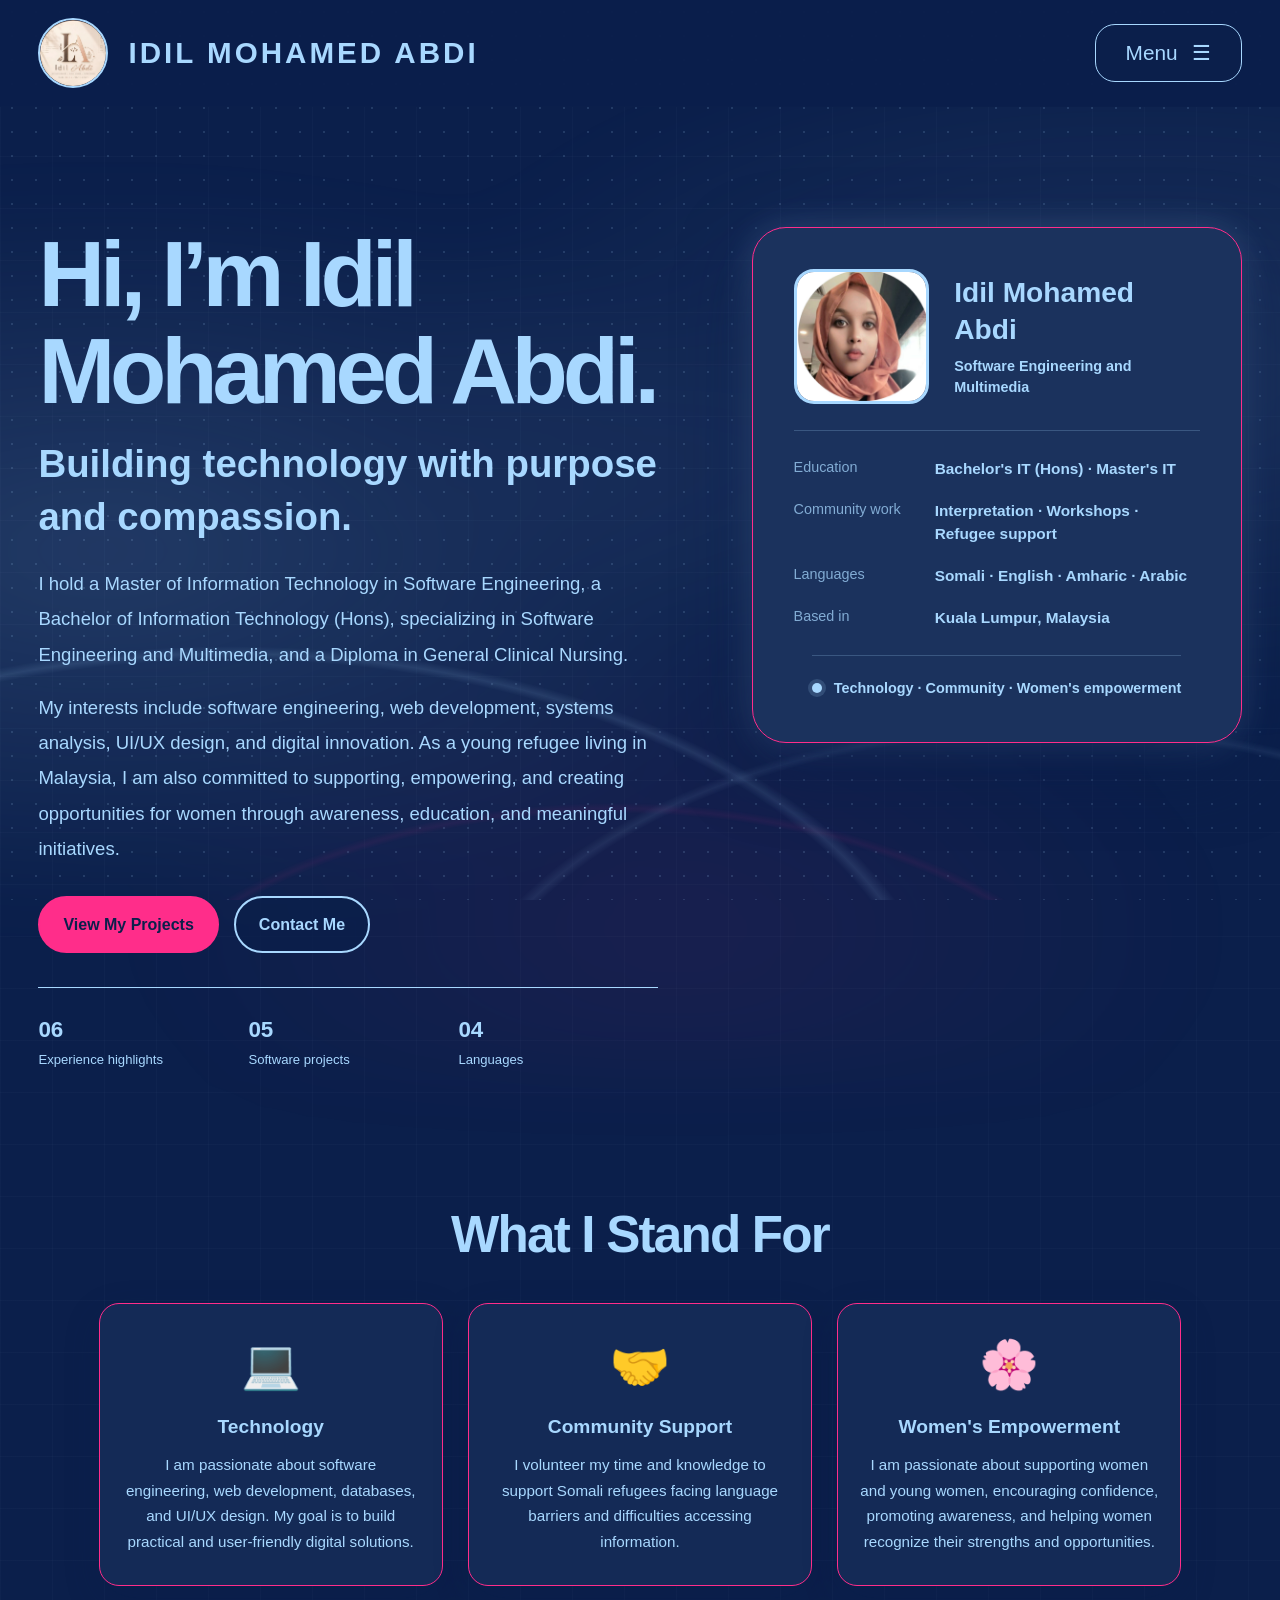
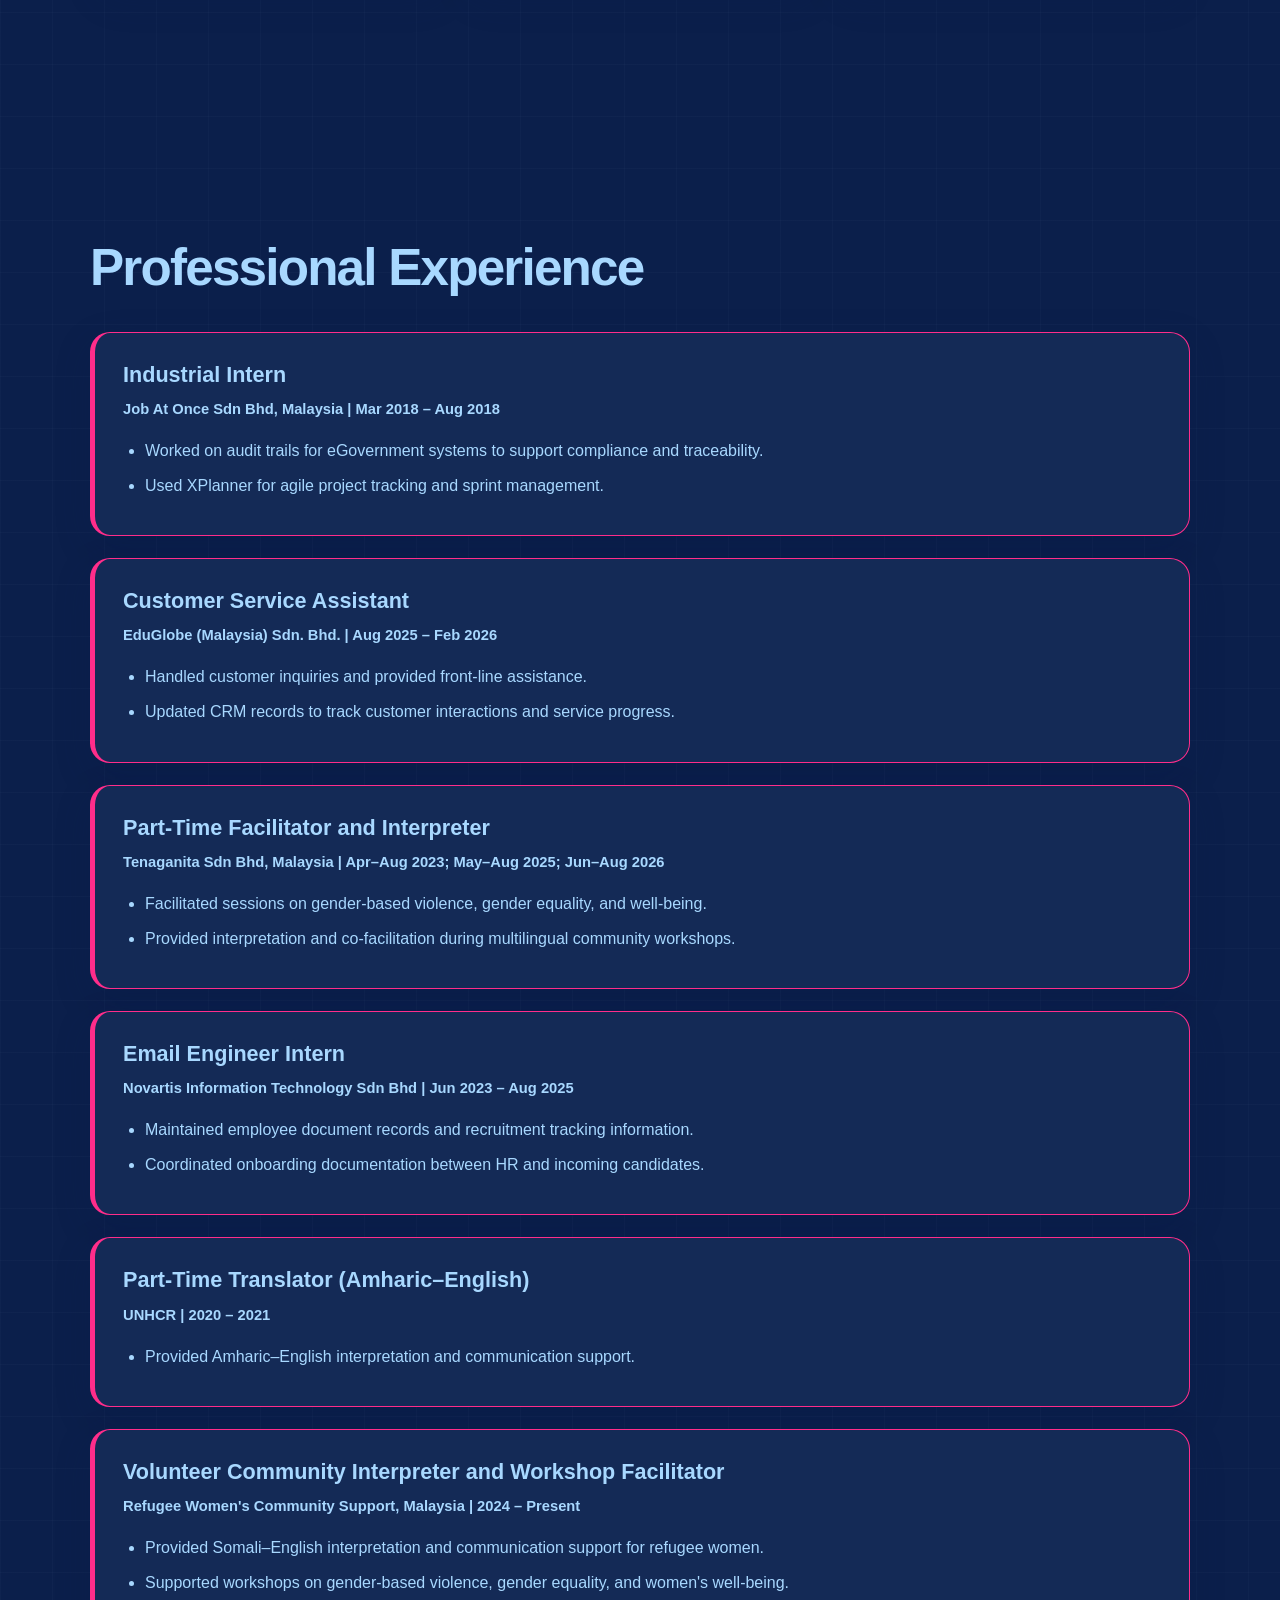
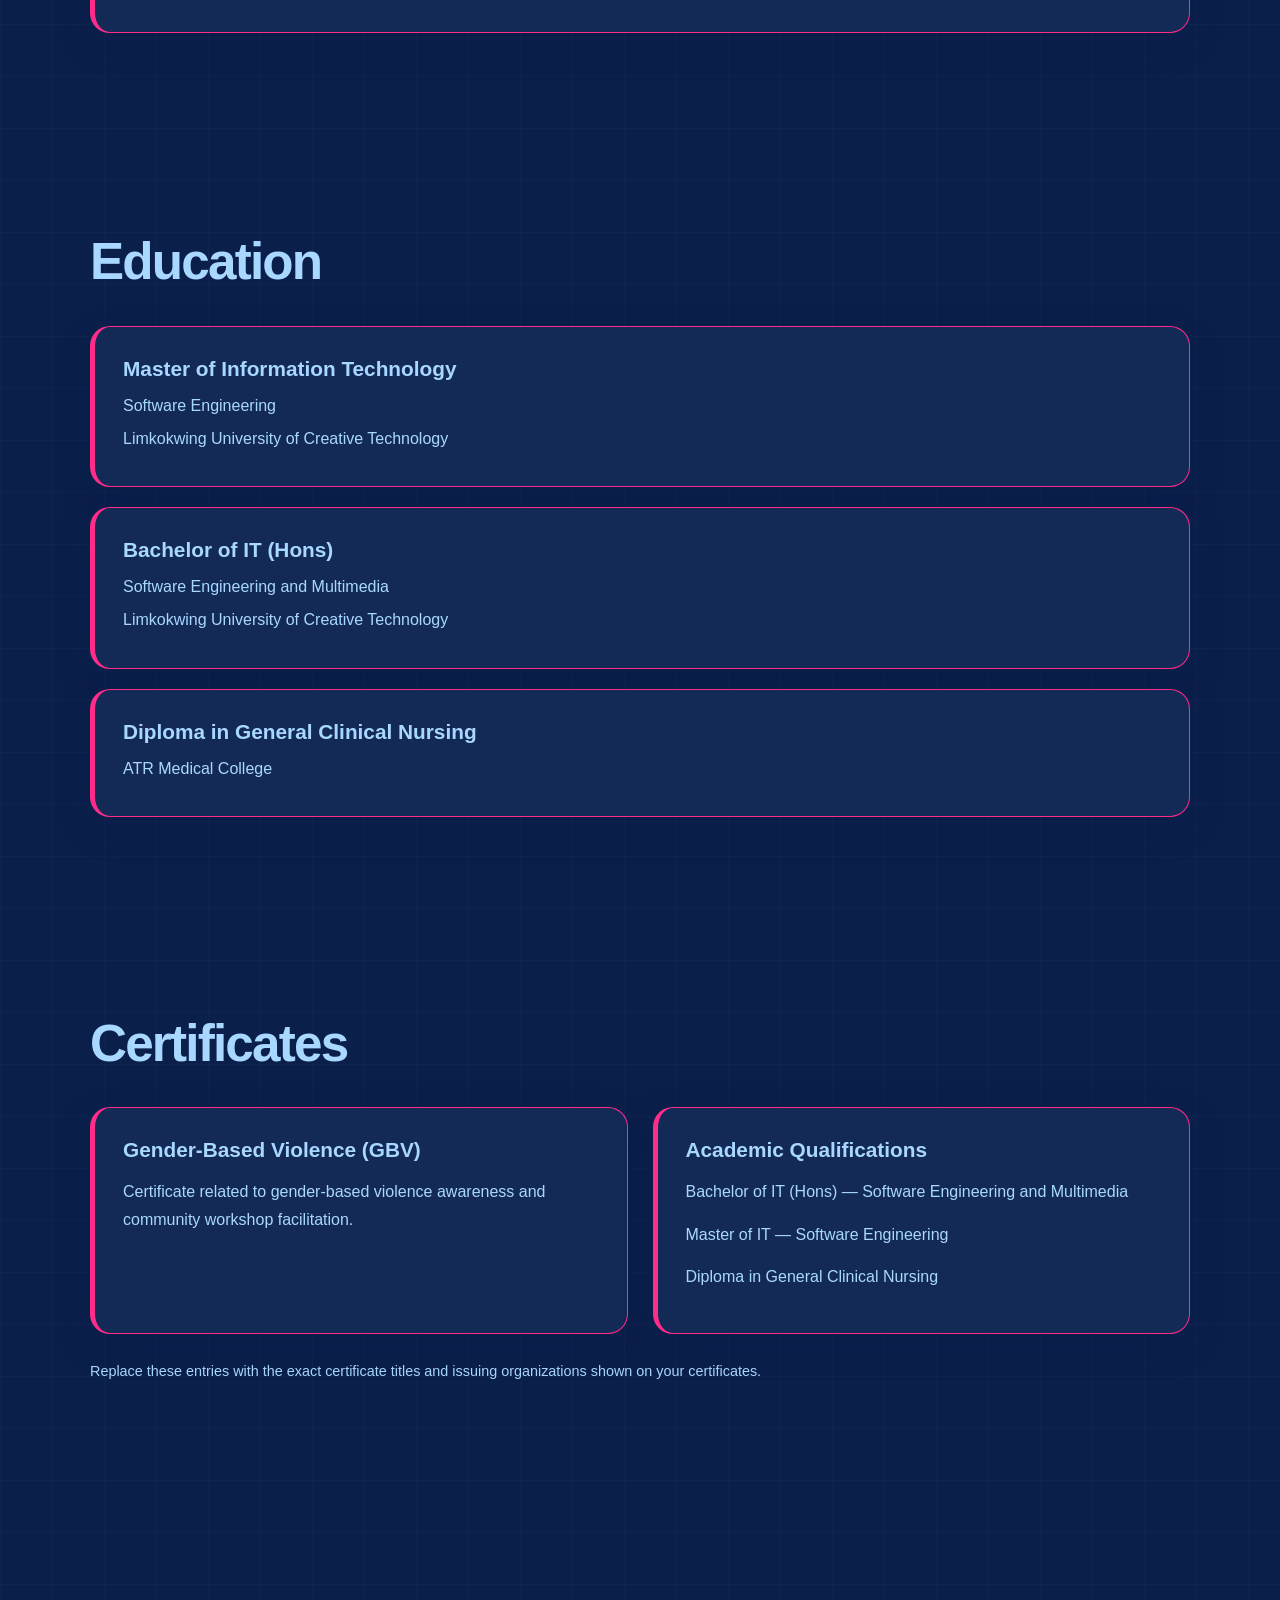
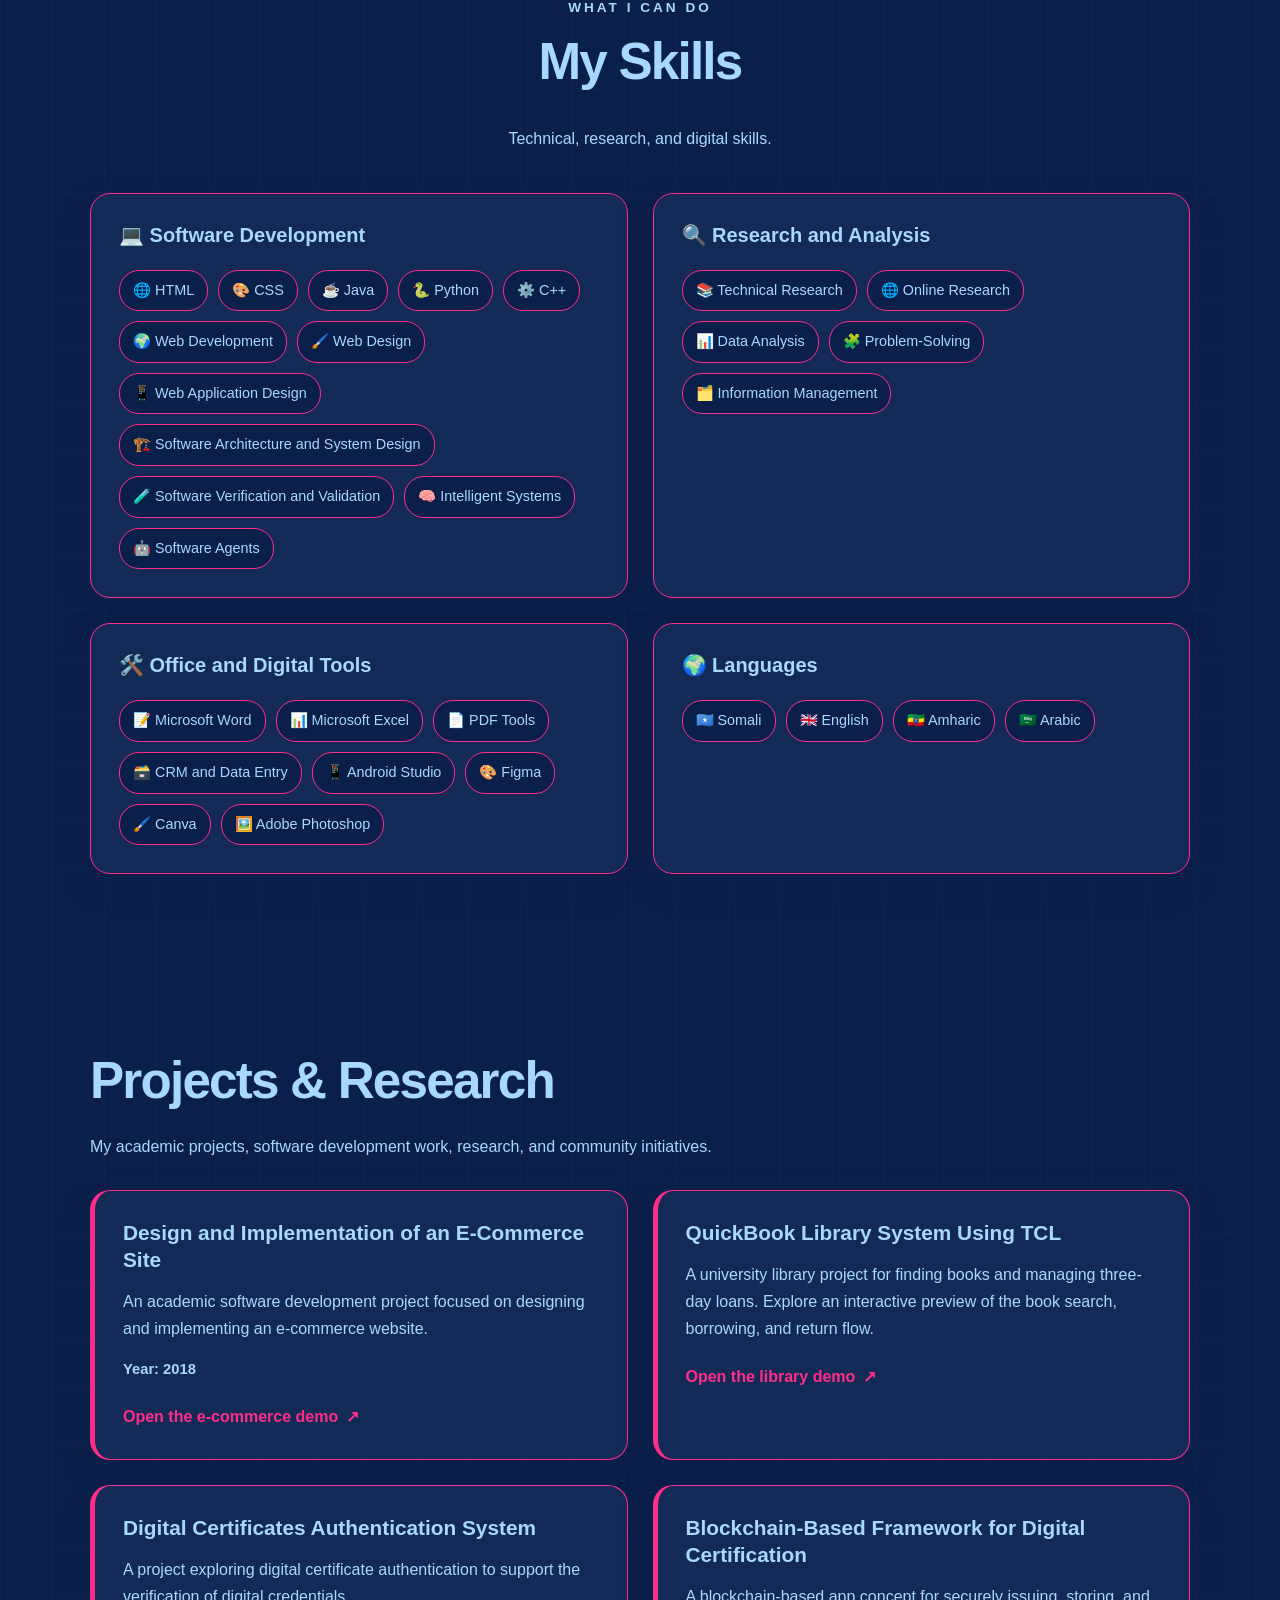
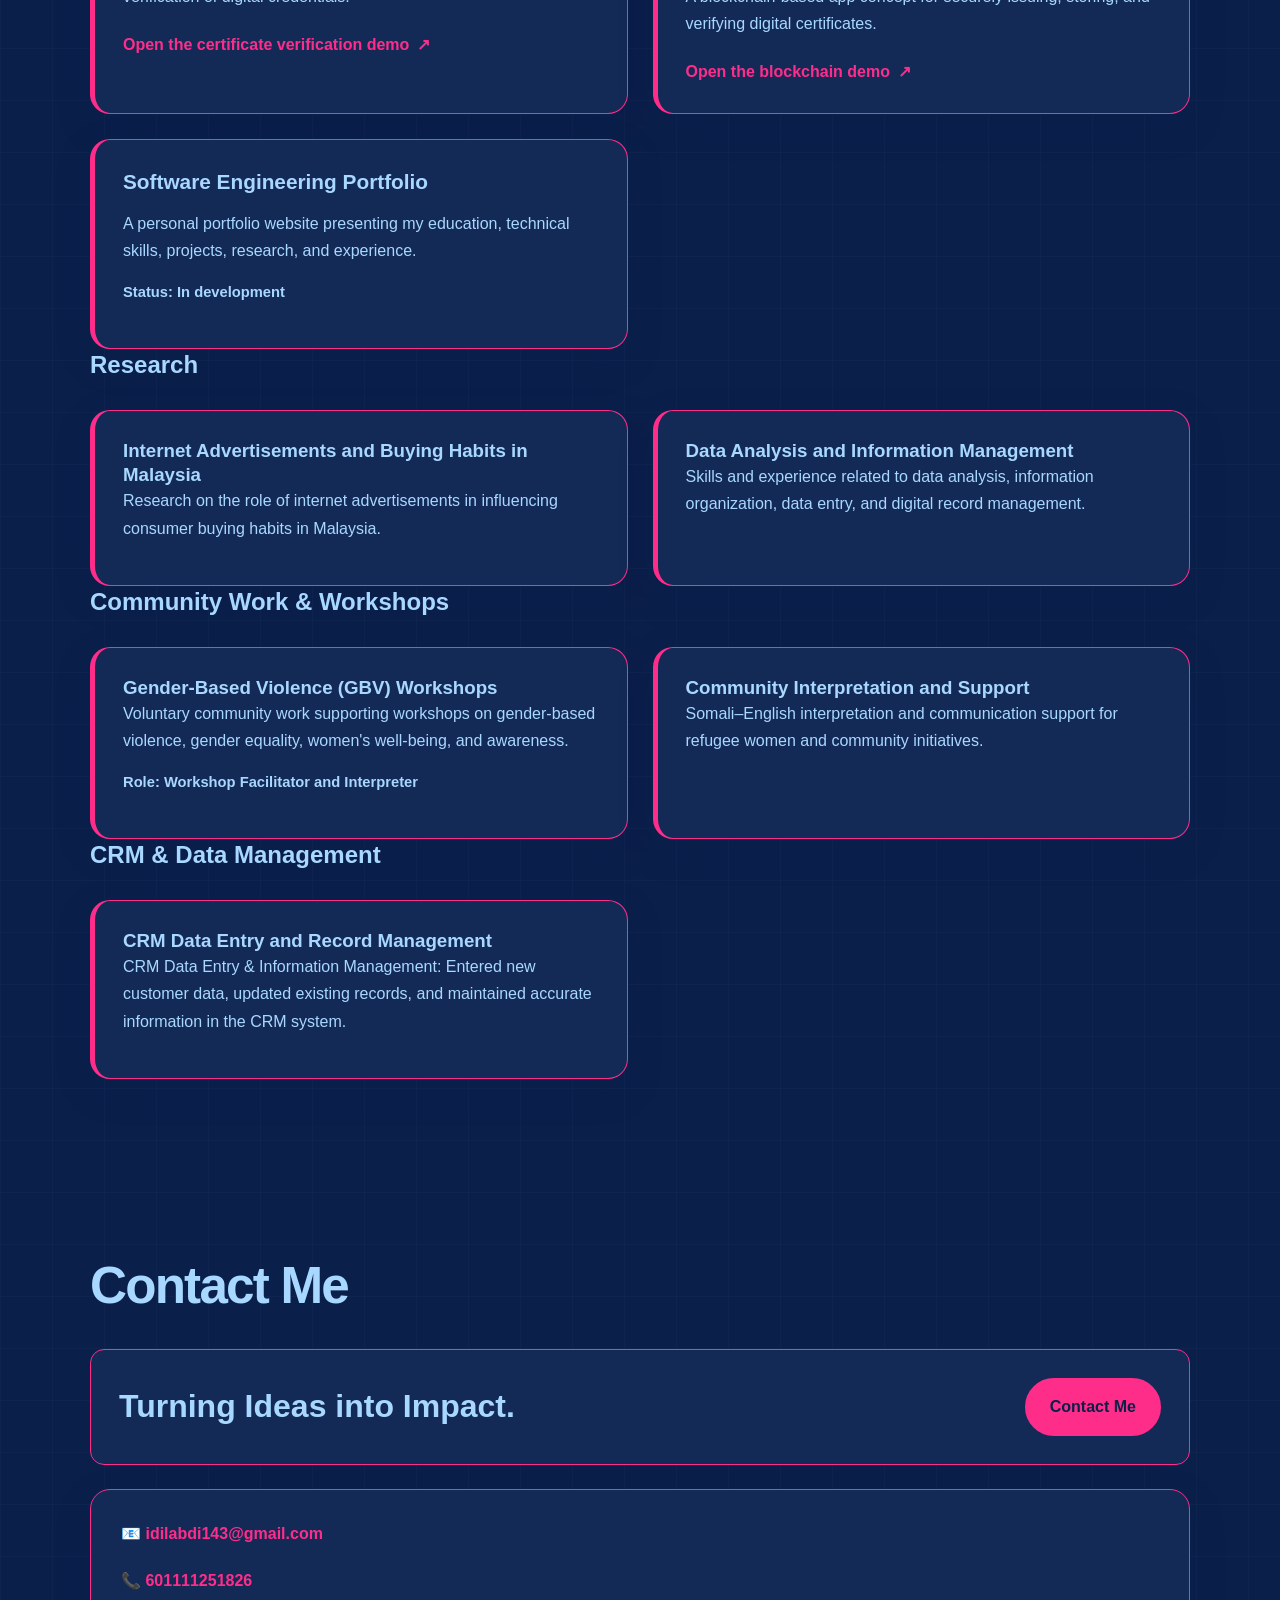
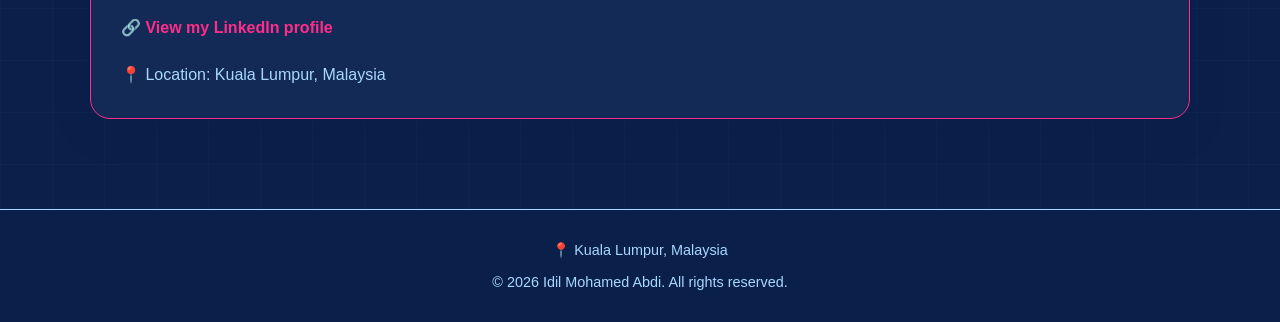
<file: index.html>
<!DOCTYPE html>
<html lang="en">

<head>
    <meta charset="UTF-8">
    <meta name="viewport" content="width=device-width, initial-scale=1.0">

    <meta name="description"
          content="Idil Mohamed Abdi's software engineering portfolio, professional experience, technical skills, and community work.">

    <title>Idil Mohamed Abdi | Software Engineering Portfolio</title>

    <!-- EXTERNAL CSS -->
    <link rel="stylesheet" href="style.css">
	

    <!-- EXTERNAL JAVASCRIPT -->
    <script src="script.js" defer></script>
</head>

<body>

    <!-- HEADER AND NAVIGATION -->
    <header class="site-header">

        <nav class="navbar">

            <!-- LOGO AND BRAND -->
            <a href="#home" class="brand" data-page="home">

                <img src="image/logo.png"
                     alt="Idil's logo"
                     class="site-logo">

                <span class="brand-name">IDIL MOHAMED ABDI</span>

            </a>


            <!-- MOBILE MENU BUTTON -->
            <button class="menu-toggle"
                    type="button"
                    aria-label="Open navigation menu"
                    aria-expanded="false">

                Menu <span aria-hidden="true">☰</span>

            </button>


            <!-- NAVIGATION LINKS -->
            <ul class="nav-links">

                <li>
                    <a href="#home" data-page="home">Home</a>
                </li>

                <li>
                    <a href="#mission">About</a>
                </li>

                <li>
                    <a href="#experience" data-page="experience">Experience</a>
                </li>

                <li>
                    <a href="#education" data-page="education">Education</a>
                </li>

                <li>
                    <a href="#certificates" data-page="certificates">Certificates</a>
                </li>

                <li>
                    <a href="#skills" data-page="skills">Skills</a>
                </li>

                <li>
                    <a href="#projects" data-page="projects">Projects</a>
                </li>

                <li>
                    <a href="#contact" data-page="contact">Contact</a>
                </li>

            </ul>

        </nav>

    </header>


    <!-- MAIN CONTENT -->
    <main>


        <!-- ================================== -->
        <!-- HOME PAGE -->
        <!-- ================================== -->

        <section id="home" class="page hero active">


            <!-- INTRODUCTION -->
            <div class="hero-content">

                <h1>Hi, I’m <span class="hero-name">Idil Mohamed Abdi.</span></h1>

                <h2>Building technology with purpose and compassion.</h2>

                <p class="hero-description">
                    I hold a Master of Information Technology in Software
                    Engineering, a Bachelor of Information Technology (Hons),
                    specializing in Software Engineering and Multimedia, and a
                    Diploma in General Clinical Nursing.
                </p>

                <p class="hero-description">
                    My interests include software engineering, web development,
                    systems analysis, UI/UX design, and digital innovation. As a
                    young refugee living in Malaysia, I am also committed to
                    supporting, empowering, and creating opportunities for women
                    through awareness, education, and meaningful initiatives.
                </p>


                <!-- HOME BUTTONS -->
                <div class="hero-buttons">

                    <a href="#projects"
                       class="btn primary-btn"
                       data-page="projects">

                        View My Projects

                    </a>

                    <a href="#contact"
                       class="btn secondary-btn"
                       data-page="contact">

                        Contact Me

                    </a>

                </div>

                <div class="hero-stats" aria-label="Portfolio highlights">
                    <div class="hero-stat">
                        <strong>06</strong>
                        <span>Experience highlights</span>
                    </div>
                    <div class="hero-stat">
                        <strong>05</strong>
                        <span>Software projects</span>
                    </div>
                    <div class="hero-stat">
                        <strong>04</strong>
                        <span>Languages</span>
                    </div>
                </div>

            </div>


            <!-- PROFILE PHOTO -->
            <div class="hero-image">

                <div class="hero-profile-heading">
                    <img src="image/my-photo.jpg"
                         alt="Portrait of Idil Mohamed Abdi">

                    <div class="hero-profile-title">
                        <h3>Idil Mohamed Abdi</h3>
                        <p class="profile-subtitle">Software Engineering and Multimedia</p>
                    </div>
                </div>

                <div class="hero-profile-details" aria-label="Profile details">
                    <div class="hero-profile-detail">
                        <span>Education</span>
                        <strong>Bachelor's IT (Hons) · Master's IT</strong>
                    </div>
                    <div class="hero-profile-detail">
                        <span>Community work</span>
                        <strong>Interpretation · Workshops · Refugee support</strong>
                    </div>
                    <div class="hero-profile-detail">
                        <span>Languages</span>
                        <strong>Somali · English · Amharic · Arabic</strong>
                    </div>
                    <div class="hero-profile-detail">
                        <span>Based in</span>
                        <strong>Kuala Lumpur, Malaysia</strong>
                    </div>
                </div>

                <div class="hero-profile-footer">
                    <span class="caption-dot" aria-hidden="true"></span>
                    <span>Technology · Community · Women's empowerment</span>
                </div>
            </div>


            <!-- MY MISSION SECTION -->
            <section class="mission" id="mission">

                <h2>What I Stand For</h2>

                <div class="mission-container">


                    <!-- TECHNOLOGY -->
                    <article class="mission-card">

                        <h1>💻</h1>

                        <h3>Technology</h3>

                        <p>
                            I am passionate about software engineering,
                            web development, databases, and UI/UX design.
                            My goal is to build practical and
                            user-friendly digital solutions.
                        </p>

                    </article>


                    <!-- COMMUNITY SUPPORT -->
                    <article class="mission-card">

                        <h1>🤝</h1>

                        <h3>Community Support</h3>

                        <p>
                            I volunteer my time and knowledge to
                            support Somali refugees facing language
                            barriers and difficulties accessing
                            information.
                        </p>

                    </article>


                    <!-- WOMEN'S EMPOWERMENT -->
                    <article class="mission-card">

                        <h1>🌸</h1>

                        <h3>Women's Empowerment</h3>

                        <p>
                            I am passionate about supporting women
                            and young women, encouraging confidence,
                            promoting awareness, and helping women
                            recognize their strengths and opportunities.
                        </p>

                    </article>


                </div>

            </section>

        </section>


        <!-- ================================== -->
        <!-- PROFESSIONAL EXPERIENCE -->
        <!-- ================================== -->

        <section id="experience" class="page content-section">

            <h1>Professional Experience</h1>


            <!-- EXPERIENCE 1 -->
            <article class="experience-item">

                <h2>Industrial Intern</h2>

                <p class="item-meta">
                    Job At Once Sdn Bhd, Malaysia |
                    Mar 2018 – Aug 2018
                </p>

                <ul>
                    <li>
                        Worked on audit trails for eGovernment systems
                        to support compliance and traceability.
                    </li>

                    <li>
                        Used XPlanner for agile project tracking
                        and sprint management.
                    </li>
                </ul>

            </article>


            <!-- EXPERIENCE 2 -->
            <article class="experience-item">

                <h2>Customer Service Assistant</h2>

                <p class="item-meta">
                    EduGlobe (Malaysia) Sdn. Bhd. |
                    Aug 2025 – Feb 2026
                </p>

                <ul>
                    <li>
                        Handled customer inquiries and provided
                        front-line assistance.
                    </li>

                    <li>
                        Updated CRM records to track customer
                        interactions and service progress.
                    </li>
                </ul>

            </article>


            <!-- EXPERIENCE 3 -->
            <article class="experience-item">

                <h2>Part-Time Facilitator and Interpreter</h2>

                <p class="item-meta">
                    Tenaganita Sdn Bhd, Malaysia |
                    Apr–Aug 2023; May–Aug 2025; Jun–Aug 2026
                </p>

                <ul>
                    <li>
                        Facilitated sessions on gender-based violence,
                        gender equality, and well-being.
                    </li>

                    <li>
                        Provided interpretation and co-facilitation
                        during multilingual community workshops.
                    </li>
                </ul>

            </article>


            <!-- EXPERIENCE 4 -->
            <article class="experience-item">

                <h2>Email Engineer Intern</h2>

                <p class="item-meta">
                    Novartis Information Technology Sdn Bhd |
                    Jun 2023 – Aug 2025
                </p>

                <ul>
                    <li>
                        Maintained employee document records and
                        recruitment tracking information.
                    </li>

                    <li>
                        Coordinated onboarding documentation between
                        HR and incoming candidates.
                    </li>
                </ul>

            </article>


            <!-- EXPERIENCE 5 -->
            <article class="experience-item">

                <h2>Part-Time Translator (Amharic–English)</h2>

                <p class="item-meta">
                    UNHCR | 2020 – 2021
                </p>

                <ul>
                    <li>
                        Provided Amharic–English interpretation
                        and communication support.
                    </li>
                </ul>

            </article>


            <!-- EXPERIENCE 6 -->
            <article class="experience-item">

                <h2>Volunteer Community Interpreter and Workshop Facilitator</h2>

                <p class="item-meta">
                    Refugee Women's Community Support, Malaysia |
                    2024 – Present
                </p>

                <ul>
                    <li>
                        Provided Somali–English interpretation and
                        communication support for refugee women.
                    </li>

                    <li>
                        Supported workshops on gender-based violence,
                        gender equality, and women's well-being.
                    </li>
                </ul>

            </article>

        </section>


        <!-- ================================== -->
        <!-- EDUCATION -->
        <!-- ================================== -->

        <section id="education" class="page content-section">

            <h1>Education</h1>


            <!-- MASTER'S DEGREE -->
            <article class="education-item">

                <h2>Master of Information Technology</h2>

                <p>Software Engineering</p>

                <p>
                    Limkokwing University of Creative Technology
                </p>

            </article>


            <!-- BACHELOR'S DEGREE -->
            <article class="education-item">

                <h2>Bachelor of IT (Hons)</h2>

                <p>Software Engineering and Multimedia</p>

                <p>
                    Limkokwing University of Creative Technology
                </p>

            </article>


            <!-- NURSING DIPLOMA -->
            <article class="education-item">

                <h2>Diploma in General Clinical Nursing</h2>

                <p>ATR Medical College</p>

            </article>

        </section>


        <!-- ================================== -->
        <!-- CERTIFICATES -->
        <!-- ================================== -->

        <section id="certificates" class="page content-section">

            <h1>Certificates</h1>

            <div class="certificate-grid">


                <!-- GBV CERTIFICATE -->
                <article class="certificate-card">

                    <h2>Gender-Based Violence (GBV)</h2>

                    <p>
                        Certificate related to gender-based violence
                        awareness and community workshop facilitation.
                    </p>

                </article>


                <!-- ACADEMIC QUALIFICATIONS -->
                <article class="certificate-card">

                    <h2>Academic Qualifications</h2>

                    <p>
                        Bachelor of IT (Hons) —
                        Software Engineering and Multimedia
                    </p>

                    <p>
                        Master of IT —
                        Software Engineering
                    </p>

                    <p>
                        Diploma in General Clinical Nursing
                    </p>

                </article>


            </div>

            <p class="note">
                Replace these entries with the exact certificate
                titles and issuing organizations shown on your
                certificates.
            </p>

        </section>


        <!-- ================================== -->
        <!-- SKILLS -->
        <!-- ================================== -->

        <section id="skills" class="page content-section">


            <!-- SKILLS HEADING -->
            <div class="section-heading">

                <p class="section-tag">WHAT I CAN DO</p>

                <h1>My Skills</h1>

                <p>
                    Technical, research, and digital skills.
                </p>

            </div>


            <div class="skills-grid">


                <!-- SOFTWARE DEVELOPMENT -->
                <article class="skill-card">

                    <h2>💻 Software Development</h2>

                    <div class="skill-list">

                        <span>🌐 HTML</span>
                        <span>🎨 CSS</span>
                        <span>☕ Java</span>
                        <span>🐍 Python</span>
                        <span>⚙️ C++</span>
                        <span>🌍 Web Development</span>
                        <span>🖌️ Web Design</span>
                        <span>📱 Web Application Design</span>
                        <span>🏗️ Software Architecture and System Design</span>
                        <span>🧪 Software Verification and Validation</span>
                        <span>🧠 Intelligent Systems</span>
                        <span>🤖 Software Agents</span>

                    </div>

                </article>


                <!-- RESEARCH AND ANALYSIS -->
                <article class="skill-card">

                    <h2>🔍 Research and Analysis</h2>

                    <div class="skill-list">

                        <span>📚 Technical Research</span>
                        <span>🌐 Online Research</span>
                        <span>📊 Data Analysis</span>
                        <span>🧩 Problem-Solving</span>
                        <span>🗂️ Information Management</span>

                    </div>

                </article>


                <!-- OFFICE AND DIGITAL TOOLS -->
                <article class="skill-card">

                    <h2>🛠️ Office and Digital Tools</h2>

                    <div class="skill-list">

                        <span>📝 Microsoft Word</span>
                        <span>📊 Microsoft Excel</span>
                        <span>📄 PDF Tools</span>
                        <span>🗃️ CRM and Data Entry</span>
                        <span>📱 Android Studio</span>
                        <span>🎨 Figma</span>
                        <span>🖌️ Canva</span>
                        <span>🖼️ Adobe Photoshop</span>

                    </div>

                </article>


                <!-- LANGUAGES -->
                <article class="skill-card">

                    <h2>🌍 Languages</h2>

                    <div class="skill-list">

                        <span>🇸🇴 Somali</span>
                        <span>🇬🇧 English</span>
                        <span>🇪🇹 Amharic</span>
                        <span>🇸🇦 Arabic</span>

                    </div>

                </article>


            </div>

        </section>


        <!-- ================================== -->
        <!-- PROJECTS -->
        <!-- ================================== -->

<!-- PROJECTS SECTION -->
<section id="projects" class="page projects-section">

    <h1>Projects & Research</h1>

    <p>
        My academic projects, software development work, research,
        and community initiatives.
    </p>

    <!-- SOFTWARE DEVELOPMENT PROJECTS -->
    <div class="projects-grid">

        <article class="project-card">
            <h2>Design and Implementation of an E-Commerce Site</h2>
            <p>
                An academic software development project focused on
                designing and implementing an e-commerce website.
            </p>
            <p class="item-meta">Year: 2018</p>
            <a class="project-link" href="ecommerce.html">
                Open the e-commerce demo <span aria-hidden="true">↗</span>
            </a>
        </article>

        <article class="project-card">
            <h2>QuickBook Library System Using TCL</h2>
            <p>
                A university library project for finding books and
                managing three-day loans. Explore an interactive preview
                of the book search, borrowing, and return flow.
            </p>
            <a class="project-link" href="library.html">
                Open the library demo <span aria-hidden="true">↗</span>
            </a>
        </article>

        <article class="project-card">
            <h2>Digital Certificates Authentication System</h2>
            <p>
                A project exploring digital certificate authentication
                to support the verification of digital credentials.
            </p>
            <a class="project-link" href="certificates.html">
                Open the certificate verification demo <span aria-hidden="true">↗</span>
            </a>
        </article>

        <article class="project-card">
            <h2>Blockchain-Based Framework for Digital Certification</h2>
            <p>
                A blockchain-based app concept for securely issuing,
                storing, and verifying digital certificates.
            </p>
            <a class="project-link" href="blockchain.html">
                Open the blockchain demo <span aria-hidden="true">↗</span>
            </a>
        </article>

        <article class="project-card">
            <h2>Software Engineering Portfolio</h2>
            <p>
                A personal portfolio website presenting my education,
                technical skills, projects, research, and experience.
            </p>
            <p class="item-meta">Status: In development</p>
        </article>

    </div>

    <!-- RESEARCH -->
    <div class="project-category">

        <h2>Research</h2>

        <div class="projects-grid">

            <article class="project-card">
                <h3>Internet Advertisements and Buying Habits in Malaysia</h3>
                <p>
                    Research on the role of internet advertisements
                    in influencing consumer buying habits in Malaysia.
                </p>
            </article>

            <article class="project-card">
                <h3>Data Analysis and Information Management</h3>
                <p>
                    Skills and experience related to data analysis,
                    information organization, data entry, and digital
                    record management.
                </p>
            </article>

        </div>

    </div>

    <!-- COMMUNITY WORKSHOPS -->
    <div class="project-category">

        <h2>Community Work & Workshops</h2>

        <div class="projects-grid">

            <article class="project-card">
                <h3>Gender-Based Violence (GBV) Workshops</h3>
                <p>
                    Voluntary community work supporting workshops
                    on gender-based violence, gender equality,
                    women's well-being, and awareness.
                </p>
                <p class="item-meta">
                    Role: Workshop Facilitator and Interpreter
                </p>
            </article>

            <article class="project-card">
                <h3>Community Interpretation and Support</h3>
                <p>
                    Somali–English interpretation and communication
                    support for refugee women and community initiatives.
                </p>
            </article>

        </div>

    </div>

    <!-- CRM AND DATA -->
    <div class="project-category">

        <h2>CRM & Data Management</h2>

        <div class="projects-grid">

            <article class="project-card">
                <h3>CRM Data Entry and Record Management</h3>
                <p>
                    CRM Data Entry & Information Management: Entered new customer data, updated existing records, and maintained 
					accurate information in the CRM system.
                </p>
            </article>

        </div>

    </div>

</section>




        <!-- ================================== -->
        <!-- CONTACT -->
        <!-- ================================== -->

        <section id="contact" class="page content-section">

            <h1>Contact Me</h1>

            <div class="contact-callout">
                <h2>Turning Ideas into Impact.</h2>
                <a class="btn primary-btn" href="mailto:idilabdi143@gmail.com">Contact Me</a>
            </div>

            <div class="contact-details">


                <!-- EMAIL -->
                <p>
                    📧

                    <a href="mailto:YOUR-EMAIL@example.com">
                        idilabdi143@gmail.com
                    </a>
                </p>


                <!-- PHONE -->
                <p>
                    📞

                    <a href="tel:601111251826">
                        601111251826
                    </a>
                </p>


                <!-- LINKEDIN -->
                <p>
                    🔗

                    <a href="https://www.linkedin.com/in/idil-mohamed-abdi-4b4163a1/"
   target="_blank"
   rel="noopener noreferrer">

    View my LinkedIn profile

</a>
                </p>


                <!-- LOCATION -->
                <p>
                    📍 Location: Kuala Lumpur, Malaysia
                </p>


            </div>

        </section>


    </main>


    <!-- ================================== -->
    <!-- FOOTER -->
    <!-- ================================== -->

    <footer class="site-footer">

        <p>📍 Kuala Lumpur, Malaysia</p>

        <p>
            &copy; 2026 Idil Mohamed Abdi.
            All rights reserved.
        </p>

    </footer>


</body>

</html>
</file>
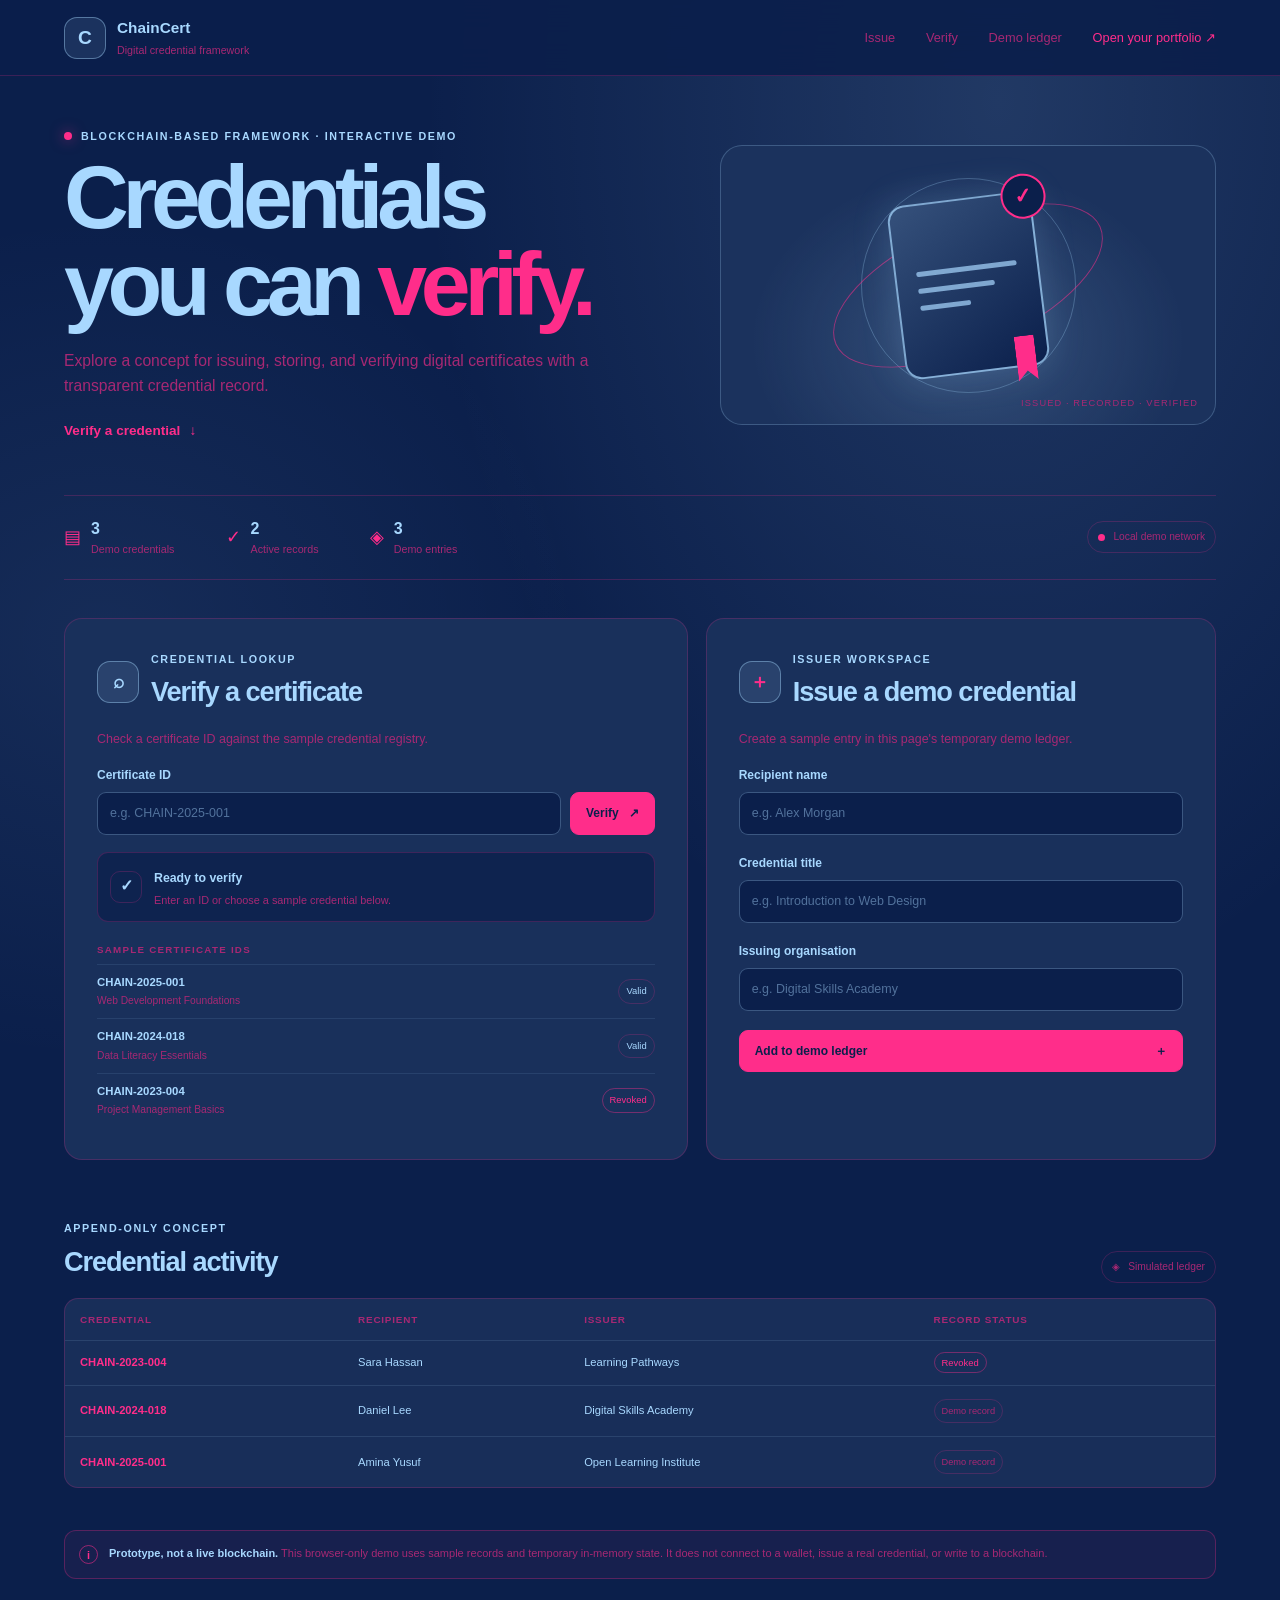
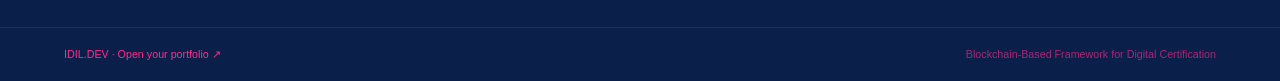
<file: blockchain.html>
<!DOCTYPE html>
<html lang="en">
<head>
    <meta charset="UTF-8">
    <meta name="viewport" content="width=device-width, initial-scale=1.0">
    <meta name="description" content="Interactive blockchain-based digital certification concept demo by Idil Mohamed Abdi.">
    <title>ChainCert | Blockchain Certification Demo</title>
    <link rel="stylesheet" href="blockchain.css">
    <script src="blockchain.js" defer></script>
</head>
<body>
    <header class="chain-header">
        <a class="chain-brand" href="index.html#projects" aria-label="Back to Idil's portfolio">
            <span class="chain-mark" aria-hidden="true">C</span>
            <span><strong>ChainCert</strong><small>Digital credential framework</small></span>
        </a>
        <nav class="chain-nav" aria-label="Main navigation">
            <a href="#issue">Issue</a>
            <a href="#verify">Verify</a>
            <a href="#ledger">Demo ledger</a>
            <a class="portfolio-link" href="index.html#projects">Open your portfolio ↗</a>
        </nav>
    </header>

    <main>
        <section class="chain-hero">
            <div class="hero-copy">
                <p class="eyebrow"><span class="live-dot" aria-hidden="true"></span> BLOCKCHAIN-BASED FRAMEWORK · INTERACTIVE DEMO</p>
                <h1>Credentials<br>you can <span>verify.</span></h1>
                <p>
                    Explore a concept for issuing, storing, and verifying digital
                    certificates with a transparent credential record.
                </p>
                <a class="primary-link" href="#verify">Verify a credential <span aria-hidden="true">↓</span></a>
            </div>
            <div class="hero-visual" aria-hidden="true">
                <div class="orbit orbit-a"></div>
                <div class="orbit orbit-b"></div>
                <div class="credential-art">
                    <span class="credential-seal">✓</span>
                    <span class="credential-line long"></span>
                    <span class="credential-line"></span>
                    <span class="credential-line short"></span>
                    <span class="credential-ribbon"></span>
                </div>
                <span class="visual-caption">ISSUED · RECORDED · VERIFIED</span>
            </div>
        </section>

        <section class="stats-row" aria-label="Demo ledger overview">
            <div><span class="stat-icon" aria-hidden="true">▤</span><span><strong id="credential-count">3</strong><small>Demo credentials</small></span></div>
            <div><span class="stat-icon" aria-hidden="true">✓</span><span><strong id="valid-count">2</strong><small>Active records</small></span></div>
            <div><span class="stat-icon" aria-hidden="true">◈</span><span><strong id="ledger-count">3</strong><small>Demo entries</small></span></div>
            <span class="network-badge"><span aria-hidden="true"></span> Local demo network</span>
        </section>

        <section class="workspace" id="verify">
            <div class="verify-panel">
                <div class="panel-heading">
                    <span class="panel-icon" aria-hidden="true">⌕</span>
                    <div><p class="eyebrow">CREDENTIAL LOOKUP</p><h2>Verify a certificate</h2></div>
                </div>
                <p class="panel-copy">Check a certificate ID against the sample credential registry.</p>
                <form id="verify-form" novalidate>
                    <label for="verify-id">Certificate ID</label>
                    <div class="input-row">
                        <input id="verify-id" type="text" placeholder="e.g. CHAIN-2025-001" autocomplete="off">
                        <button class="accent-button" type="submit">Verify <span aria-hidden="true">↗</span></button>
                    </div>
                </form>
                <div class="verification-result" id="verification-result" role="status" aria-live="polite">
                    <span class="result-mark" id="result-mark" aria-hidden="true">✓</span>
                    <div><strong id="result-title">Ready to verify</strong><p id="result-description">Enter an ID or choose a sample credential below.</p></div>
                </div>
                <p class="sample-heading">SAMPLE CERTIFICATE IDS</p>
                <div class="sample-list" id="sample-list"></div>
            </div>

            <aside class="issue-panel" id="issue">
                <div class="panel-heading">
                    <span class="panel-icon orange" aria-hidden="true">＋</span>
                    <div><p class="eyebrow">ISSUER WORKSPACE</p><h2>Issue a demo credential</h2></div>
                </div>
                <p class="panel-copy">Create a sample entry in this page's temporary demo ledger.</p>
                <form id="issue-form">
                    <label for="recipient">Recipient name</label>
                    <input id="recipient" name="recipient" type="text" maxlength="70" required placeholder="e.g. Alex Morgan">
                    <label for="credential-title">Credential title</label>
                    <input id="credential-title" name="title" type="text" maxlength="90" required placeholder="e.g. Introduction to Web Design">
                    <label for="issuer">Issuing organisation</label>
                    <input id="issuer" name="issuer" type="text" maxlength="70" required placeholder="e.g. Digital Skills Academy">
                    <button class="issue-button" type="submit">Add to demo ledger <span aria-hidden="true">＋</span></button>
                </form>
            </aside>
        </section>

        <section class="ledger-section" id="ledger">
            <div class="section-title">
                <div><p class="eyebrow">APPEND-ONLY CONCEPT</p><h2>Credential activity</h2></div>
                <span class="ledger-badge"><span aria-hidden="true">◈</span> Simulated ledger</span>
            </div>
            <div class="ledger-table-wrap">
                <table>
                    <thead><tr><th>Credential</th><th>Recipient</th><th>Issuer</th><th>Record status</th></tr></thead>
                    <tbody id="ledger-rows"></tbody>
                </table>
            </div>
        </section>

        <aside class="demo-notice">
            <span aria-hidden="true">i</span>
            <p><strong>Prototype, not a live blockchain.</strong> This browser-only demo uses sample records and temporary in-memory state. It does not connect to a wallet, issue a real credential, or write to a blockchain.</p>
        </aside>
    </main>

    <footer class="chain-footer">
        <a href="index.html#projects">IDIL.DEV · Open your portfolio ↗</a>
        <span>Blockchain-Based Framework for Digital Certification</span>
    </footer>
</body>
</html>
</file>
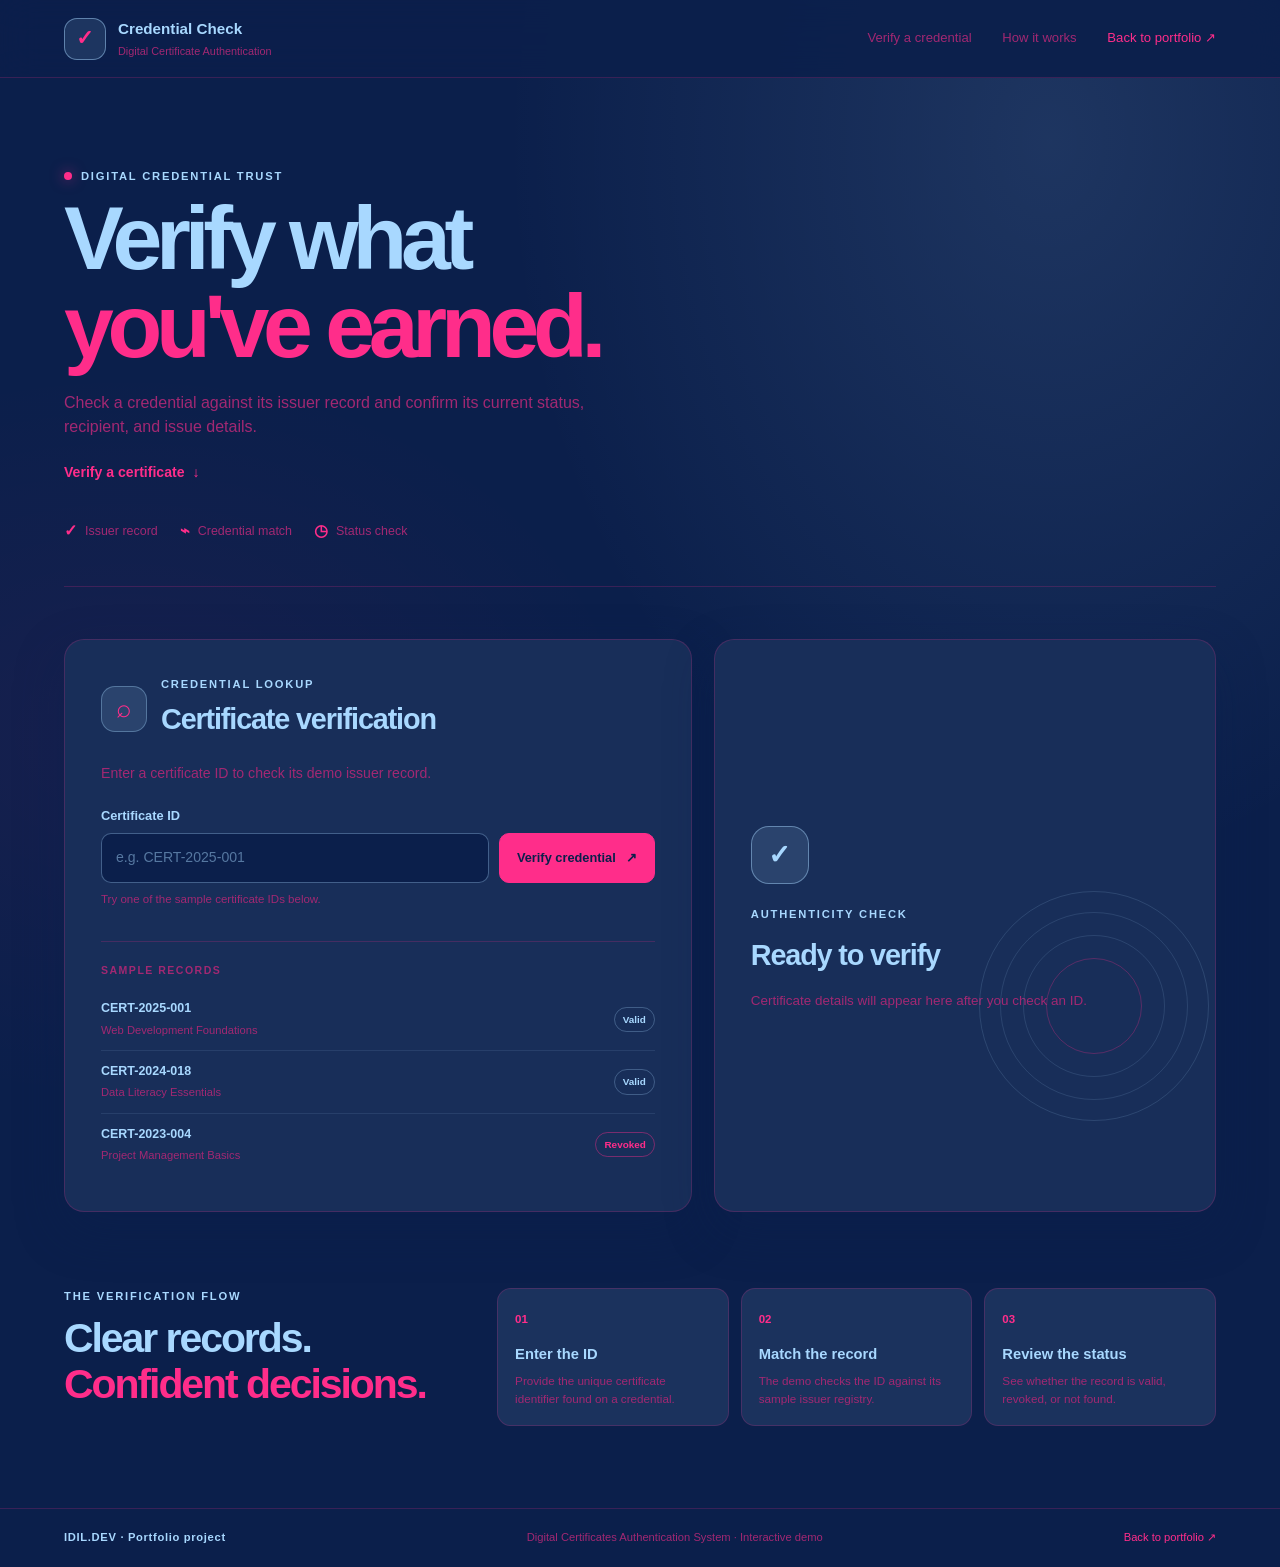
<file: certificates.html>
<!DOCTYPE html>
<html lang="en">
<head>
    <meta charset="UTF-8">
    <meta name="viewport" content="width=device-width, initial-scale=1.0">
    <meta name="description" content="Interactive digital certificate verification system demo by Idil Mohamed Abdi.">
    <title>Credential Check | Certificate Authentication Demo</title>
    <link rel="stylesheet" href="certificates.css">
    <script src="certificates.js" defer></script>
</head>
<body>
    <header class="verify-header">
        <a class="verify-brand" href="index.html#projects" aria-label="Back to Idil's portfolio">
            <span class="brand-icon" aria-hidden="true">✓</span>
            <span><strong>Credential Check</strong><small>Digital Certificate Authentication</small></span>
        </a>
        <nav class="header-nav" aria-label="Page navigation">
            <a href="#verify">Verify a credential</a>
            <a href="#how-it-works">How it works</a>
            <a class="portfolio-link" href="index.html#projects">Back to portfolio ↗</a>
        </nav>
    </header>

    <main>
        <section class="intro-section">
            <p class="eyebrow"><span class="pulse-dot" aria-hidden="true"></span> DIGITAL CREDENTIAL TRUST</p>
            <h1>Verify what<br><span>you've earned.</span></h1>
            <p class="intro-copy">
                Check a credential against its issuer record and confirm its
                current status, recipient, and issue details.
            </p>
            <a class="text-link" href="#verify">Verify a certificate <span aria-hidden="true">↓</span></a>
            <div class="trust-points" aria-label="Verification principles">
                <span><b aria-hidden="true">✓</b> Issuer record</span>
                <span><b aria-hidden="true">⌁</b> Credential match</span>
                <span><b aria-hidden="true">◷</b> Status check</span>
            </div>
        </section>

        <section class="verification-layout" id="verify">
            <div class="verify-panel">
                <div class="panel-heading">
                    <span class="panel-icon" aria-hidden="true">⌕</span>
                    <div>
                        <p class="eyebrow">CREDENTIAL LOOKUP</p>
                        <h2>Certificate verification</h2>
                    </div>
                </div>
                <p class="panel-copy">Enter a certificate ID to check its demo issuer record.</p>

                <form id="verification-form" novalidate>
                    <label for="certificate-id">Certificate ID</label>
                    <div class="input-row">
                        <input id="certificate-id" name="certificateId" type="text"
                               placeholder="e.g. CERT-2025-001" autocomplete="off"
                               aria-describedby="input-help">
                        <button class="verify-button" type="submit">Verify credential <span aria-hidden="true">↗</span></button>
                    </div>
                    <p class="field-help" id="input-help">Try one of the sample certificate IDs below.</p>
                </form>

                <div class="sample-list">
                    <p class="sample-title">SAMPLE RECORDS</p>
                    <button class="sample-button" type="button" data-certificate-id="CERT-2025-001">
                        <span><b>CERT-2025-001</b><small>Web Development Foundations</small></span>
                        <span class="sample-status active">Valid</span>
                    </button>
                    <button class="sample-button" type="button" data-certificate-id="CERT-2024-018">
                        <span><b>CERT-2024-018</b><small>Data Literacy Essentials</small></span>
                        <span class="sample-status active">Valid</span>
                    </button>
                    <button class="sample-button" type="button" data-certificate-id="CERT-2023-004">
                        <span><b>CERT-2023-004</b><small>Project Management Basics</small></span>
                        <span class="sample-status revoked">Revoked</span>
                    </button>
                </div>
            </div>

            <aside class="result-panel" aria-live="polite" aria-label="Certificate verification result">
                <div class="result-empty" id="result-empty">
                    <span class="result-shield" aria-hidden="true">✓</span>
                    <p class="eyebrow">AUTHENTICITY CHECK</p>
                    <h2 id="empty-result-title">Ready to verify</h2>
                    <p>Certificate details will appear here after you check an ID.</p>
                    <div class="result-decoration" aria-hidden="true"><span></span><span></span><span></span></div>
                </div>
                <div class="result-content" id="result-content" hidden>
                    <div class="result-status-row">
                        <span class="result-shield" id="result-icon" aria-hidden="true">✓</span>
                        <span class="status-badge" id="result-status"></span>
                    </div>
                    <p class="eyebrow">VERIFICATION RESULT</p>
                    <h2 id="result-title"></h2>
                    <p class="result-message" id="result-message"></p>
                    <dl class="credential-details" id="credential-details"></dl>
                    <p class="demo-disclaimer">
                        <span aria-hidden="true">i</span>
                        Demo registry only. This preview does not contact an institution or issue legally verifiable credentials.
                    </p>
                </div>
            </aside>
        </section>

        <section class="how-section" id="how-it-works">
            <div>
                <p class="eyebrow">THE VERIFICATION FLOW</p>
                <h2>Clear records.<br><span>Confident decisions.</span></h2>
            </div>
            <div class="steps">
                <article class="step-card">
                    <span>01</span>
                    <h3>Enter the ID</h3>
                    <p>Provide the unique certificate identifier found on a credential.</p>
                </article>
                <article class="step-card">
                    <span>02</span>
                    <h3>Match the record</h3>
                    <p>The demo checks the ID against its sample issuer registry.</p>
                </article>
                <article class="step-card">
                    <span>03</span>
                    <h3>Review the status</h3>
                    <p>See whether the record is valid, revoked, or not found.</p>
                </article>
            </div>
        </section>

        <p class="sr-only" id="verification-announcement" role="status" aria-live="polite"></p>
    </main>

    <footer class="verify-footer">
        <a href="index.html#projects">IDIL.DEV · Portfolio project</a>
        <span>Digital Certificates Authentication System · Interactive demo</span>
        <a href="index.html#projects">Back to portfolio ↗</a>
    </footer>
</body>
</html>
</file>
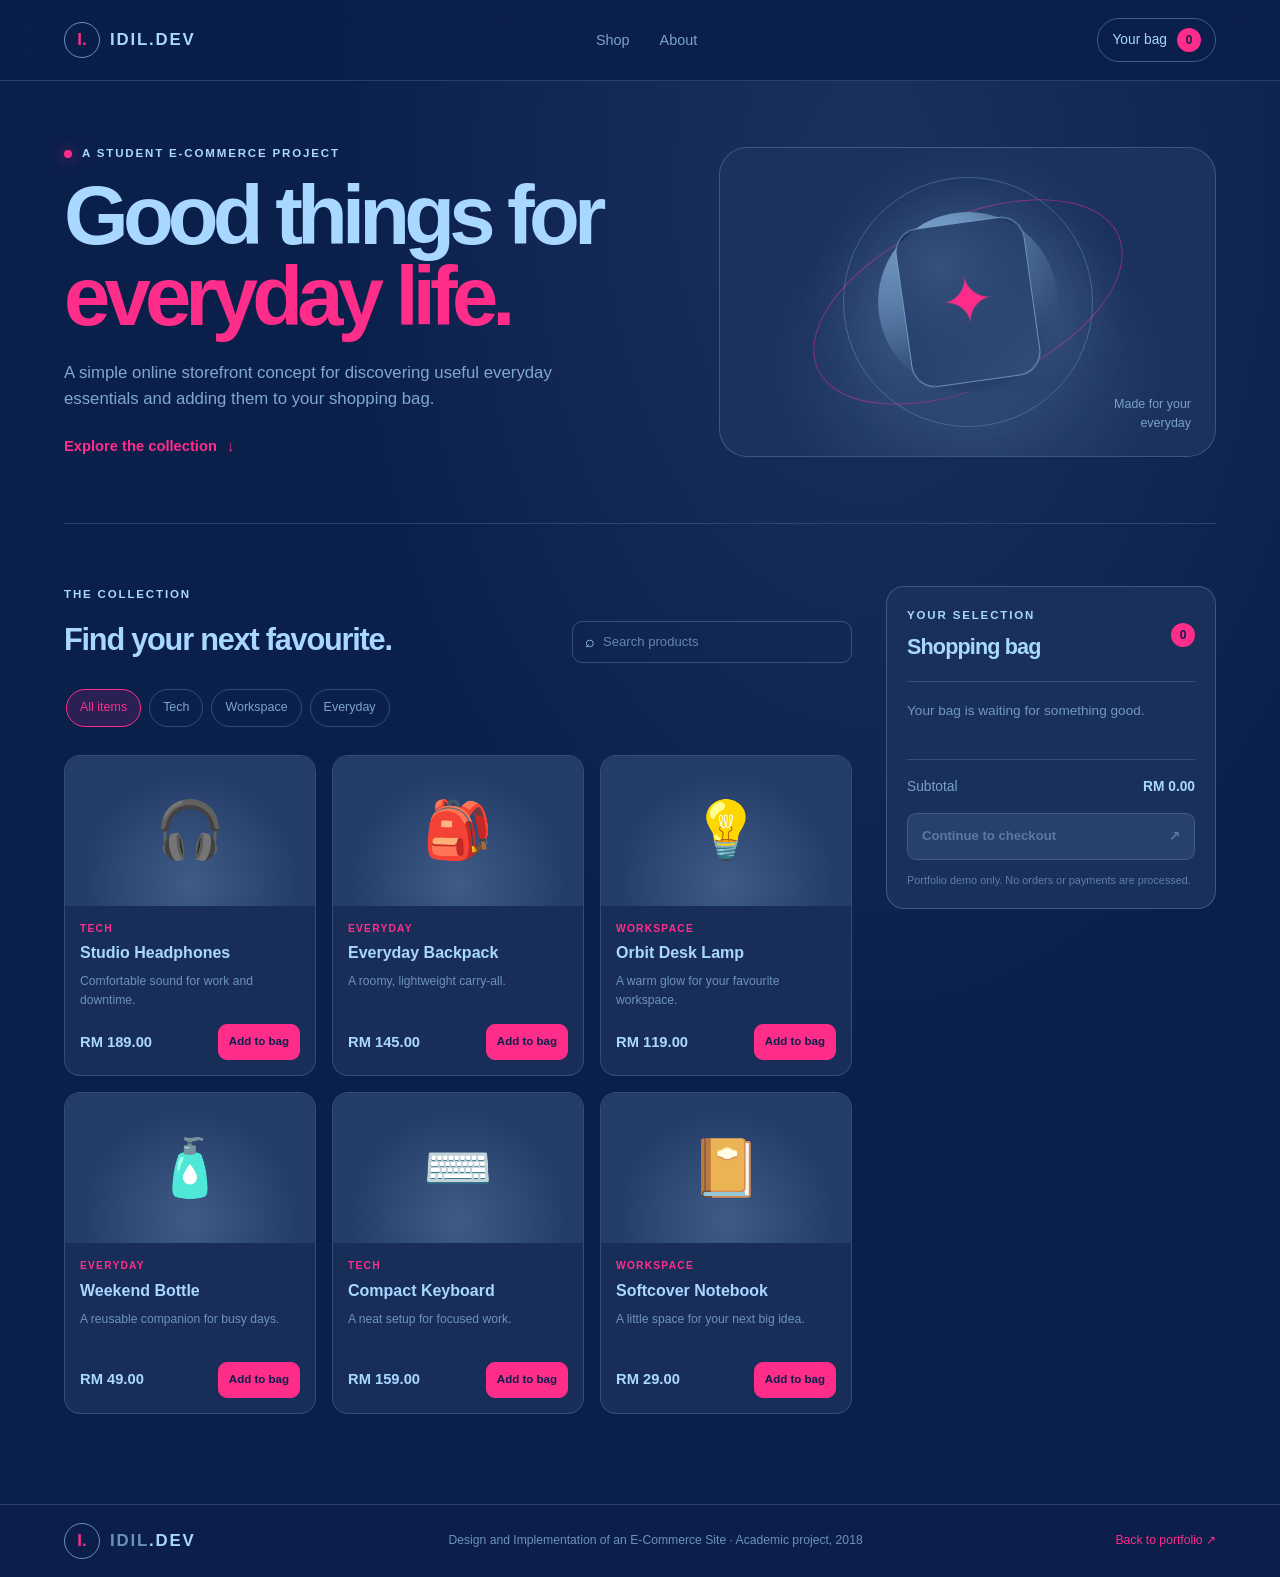
<file: ecommerce.html>
<!DOCTYPE html>
<html lang="en">
<head>
    <meta charset="UTF-8">
    <meta name="viewport" content="width=device-width, initial-scale=1.0">
    <meta name="description" content="An interactive e-commerce website demo by Idil Mohamed Abdi.">
    <title>Everyday Goods | E-Commerce Demo</title>
    <link rel="stylesheet" href="ecommerce.css">
    <script src="ecommerce.js" defer></script>
</head>
<body>
    <header class="store-header">
        <a class="store-brand" href="index.html#projects" aria-label="Back to Idil's portfolio">
            <span class="brand-mark" aria-hidden="true">I.</span>
            <span>IDIL<span class="brand-accent">.DEV</span></span>
        </a>
        <nav class="store-nav" aria-label="Main navigation">
            <a href="#products">Shop</a>
            <a href="#about-store">About</a>
        </nav>
        <a class="cart-shortcut" href="#cart">
            Your bag <span id="header-cart-count" aria-label="0 items">0</span>
        </a>
    </header>

    <main>
        <section class="store-hero" id="about-store">
            <div class="hero-copy">
                <p class="eyebrow"><span class="status-dot" aria-hidden="true"></span> A STUDENT E-COMMERCE PROJECT</p>
                <h1>Good things for<br><span>everyday life.</span></h1>
                <p class="hero-description">
                    A simple online storefront concept for discovering useful
                    everyday essentials and adding them to your shopping bag.
                </p>
                <a class="hero-link" href="#products">Explore the collection <span aria-hidden="true">↓</span></a>
            </div>
            <div class="hero-art" aria-hidden="true">
                <div class="art-orbit orbit-one"></div>
                <div class="art-orbit orbit-two"></div>
                <div class="art-sun"></div>
                <div class="art-product">✦</div>
                <p>Made for your<br>everyday</p>
            </div>
        </section>

        <section class="shop-layout" id="products">
            <div class="catalog">
                <div class="section-heading">
                    <div>
                        <p class="eyebrow">THE COLLECTION</p>
                        <h2>Find your next favourite.</h2>
                    </div>
                    <label class="search-control">
                        <span class="sr-only">Search products</span>
                        <span aria-hidden="true">⌕</span>
                        <input id="product-search" type="search" placeholder="Search products">
                    </label>
                </div>

                <div class="category-list" role="group" aria-label="Filter products by category">
                    <button class="category-button active" type="button" data-category="All" aria-pressed="true">All items</button>
                    <button class="category-button" type="button" data-category="Tech" aria-pressed="false">Tech</button>
                    <button class="category-button" type="button" data-category="Workspace" aria-pressed="false">Workspace</button>
                    <button class="category-button" type="button" data-category="Everyday" aria-pressed="false">Everyday</button>
                </div>

                <div class="product-grid" id="product-grid" aria-live="polite"></div>
                <p class="empty-message" id="product-empty" hidden>No items match your search.</p>
            </div>

            <aside class="cart-panel" id="cart" aria-labelledby="cart-title">
                <div class="cart-heading">
                    <div>
                        <p class="eyebrow">YOUR SELECTION</p>
                        <h2 id="cart-title">Shopping bag</h2>
                    </div>
                    <span class="cart-count" id="cart-count">0</span>
                </div>
                <p class="cart-empty" id="cart-empty">Your bag is waiting for something good.</p>
                <ul class="cart-items" id="cart-items" aria-live="polite"></ul>
                <div class="cart-summary">
                    <span>Subtotal</span>
                    <strong id="cart-subtotal">RM 0.00</strong>
                </div>
                <button class="checkout-button" id="checkout-button" type="button" disabled>Continue to checkout <span aria-hidden="true">↗</span></button>
                <p class="demo-note">Portfolio demo only. No orders or payments are processed.</p>
            </aside>
        </section>

        <p class="store-status" id="store-status" role="status" aria-live="polite"></p>
    </main>

    <footer class="store-footer">
        <a class="store-brand" href="index.html#projects">
            <span class="brand-mark" aria-hidden="true">I.</span>
            <span>IDIL<span class="brand-accent">.DEV</span></span>
        </a>
        <p>Design and Implementation of an E-Commerce Site · Academic project, 2018</p>
        <a href="index.html#projects">Back to portfolio <span aria-hidden="true">↗</span></a>
    </footer>
</body>
</html>
</file>
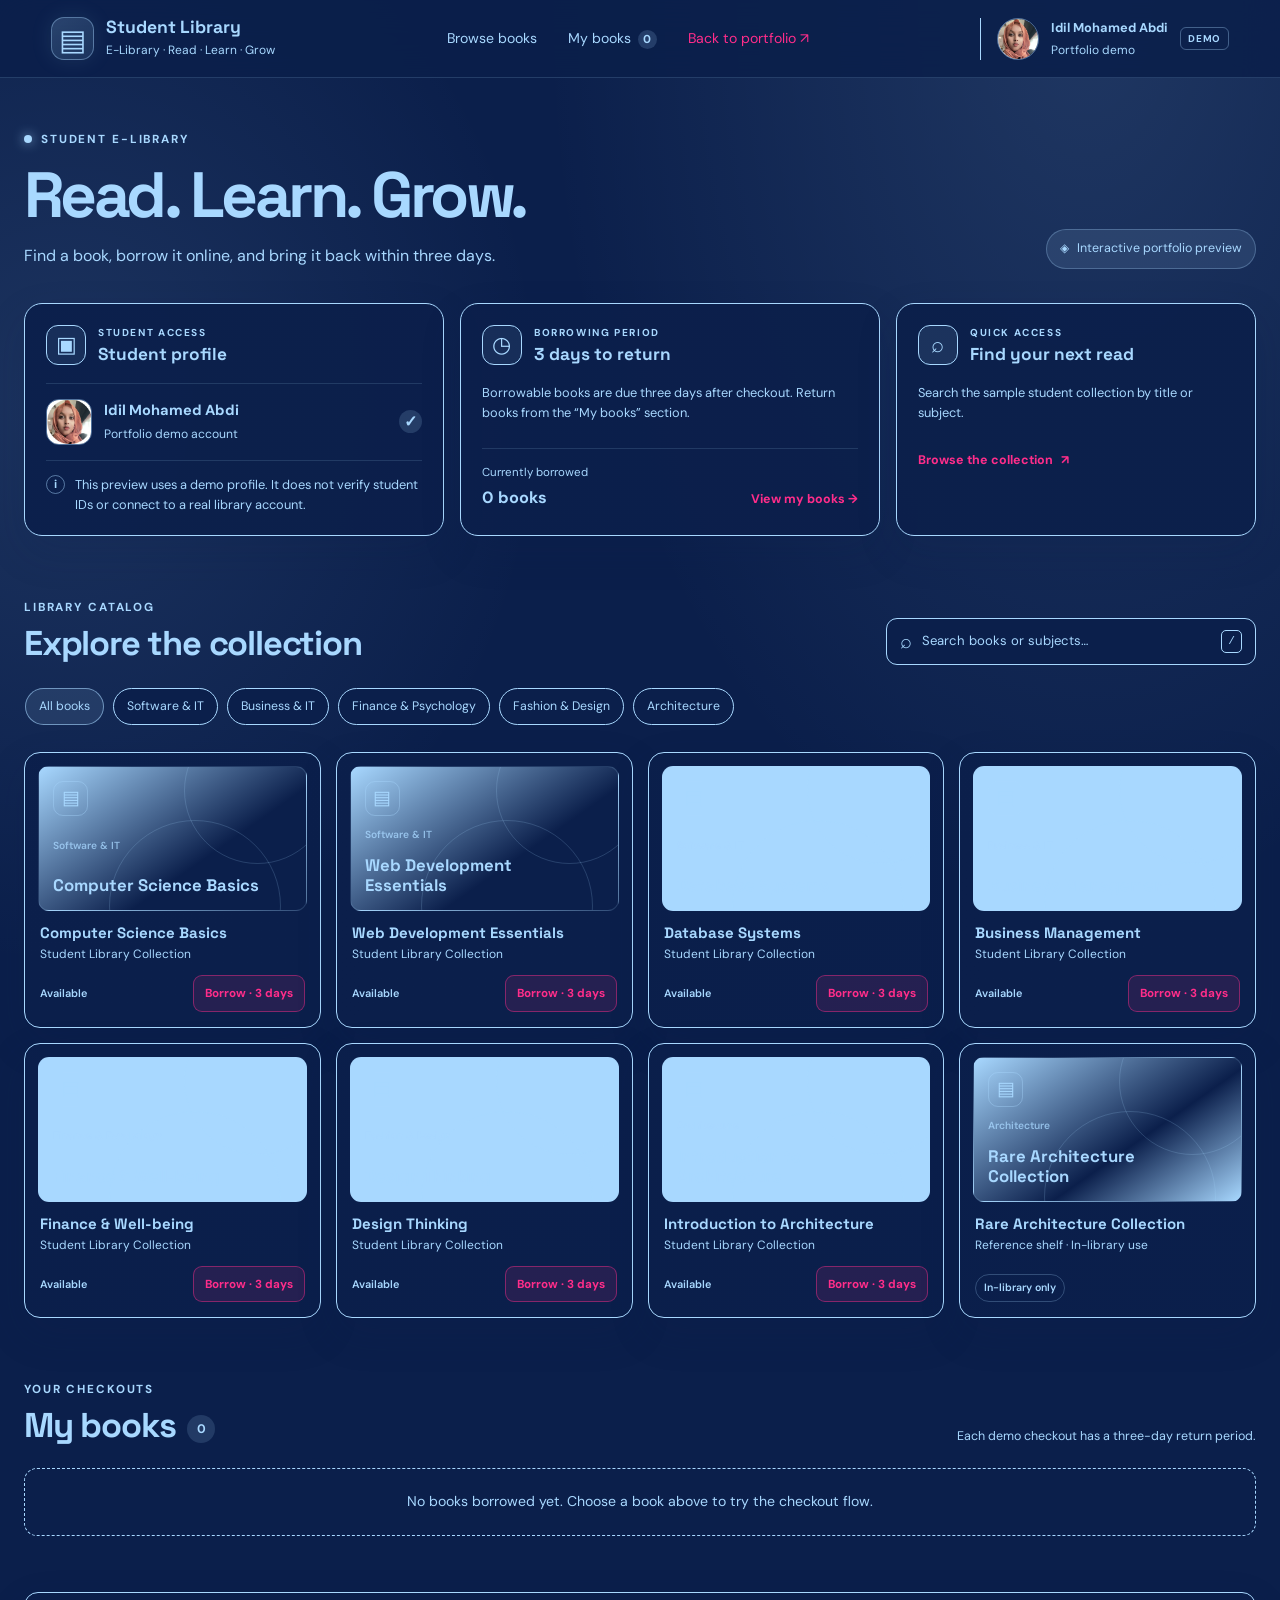
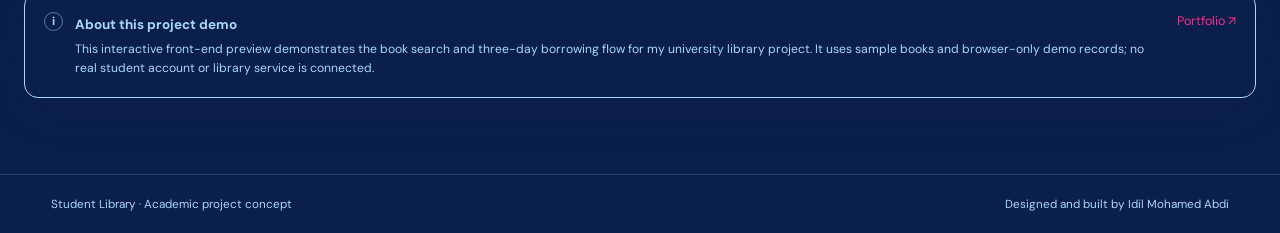
<file: library.html>
<!DOCTYPE html>
<html lang="en">

<head>
    <meta charset="UTF-8">
    <meta name="viewport" content="width=device-width, initial-scale=1.0">
    <meta name="description" content="Interactive student library system portfolio demo by Idil Mohamed Abdi.">
    <title>Student Library | Portfolio Demo</title>
    <link rel="stylesheet" href="library.css">
    <script src="library.js" defer></script>
</head>

<body>
    <header class="library-header">
        <a class="library-brand" href="index.html#projects" aria-label="Back to Idil's portfolio">
            <span class="brand-icon" aria-hidden="true">▤</span>
            <span><strong>Student Library</strong><small>E-Library · Read · Learn · Grow</small></span>
        </a>

        <nav class="top-nav" aria-label="Library navigation">
            <a href="#browse">Browse books</a>
            <a href="#my-books">My books <span class="nav-loan-count" id="nav-loan-count">0</span></a>
            <a class="back-link" href="index.html#projects">Back to portfolio ↗</a>
        </nav>

        <div class="demo-profile">
            <img src="image/my-photo.jpg" alt="">
            <span><strong>Idil Mohamed Abdi</strong><small>Portfolio demo</small></span>
            <span class="demo-lock" title="Local demo only">DEMO</span>
        </div>
    </header>

    <main class="library-main">
        <section class="welcome-row" id="home">
            <div>
                <p class="eyebrow"><span class="live-dot"></span> STUDENT E-LIBRARY</p>
                <h1>Read. Learn. <span>Grow.</span></h1>
                <p class="welcome-copy">Find a book, borrow it online, and bring it back within three days.</p>
            </div>
            <div class="demo-badge"><span aria-hidden="true">◈</span> Interactive portfolio preview</div>
        </section>

        <section class="dashboard-grid" aria-label="Library dashboard">
            <article class="panel student-panel">
                <div class="panel-heading">
                    <span class="panel-icon cyan" aria-hidden="true">▣</span>
                    <div><p class="eyebrow">STUDENT ACCESS</p><h2>Student profile</h2></div>
                </div>
                <div class="student-summary">
                    <img src="image/my-photo.jpg" alt="Idil Mohamed Abdi">
                    <div><strong>Idil Mohamed Abdi</strong><span>Portfolio demo account</span></div>
                    <span class="verified-badge" aria-label="Demo profile">✓</span>
                </div>
                <div class="student-notice">
                    <span class="notice-icon" aria-hidden="true">i</span>
                    <p>This preview uses a demo profile. It does not verify student IDs or connect to a real library account.</p>
                </div>
            </article>

            <article class="panel borrowing-panel">
                <div class="panel-heading">
                    <span class="panel-icon violet" aria-hidden="true">◷</span>
                    <div><p class="eyebrow">BORROWING PERIOD</p><h2>3 days to return</h2></div>
                </div>
                <p class="panel-copy">Borrowable books are due three days after checkout. Return books from the “My books” section.</p>
                <div class="borrow-stats">
                    <div><span>Currently borrowed</span><strong id="borrowed-count">0 books</strong></div>
                    <a href="#my-books">View my books <span aria-hidden="true">→</span></a>
                </div>
            </article>

            <article class="panel access-panel">
                <div class="panel-heading">
                    <span class="panel-icon blue" aria-hidden="true">⌕</span>
                    <div><p class="eyebrow">QUICK ACCESS</p><h2>Find your next read</h2></div>
                </div>
                <p class="panel-copy">Search the sample student collection by title or subject.</p>
                <a class="panel-action" href="#browse">Browse the collection <span aria-hidden="true">↗</span></a>
            </article>
        </section>

        <section class="content-layout" id="browse">
            <div class="section-title-row">
                <div>
                    <p class="eyebrow">LIBRARY CATALOG</p>
                    <h2>Explore the collection</h2>
                </div>
                <label class="search-box">
                    <span aria-hidden="true">⌕</span>
                    <span class="sr-only">Search books</span>
                    <input id="book-search" type="search" placeholder="Search books or subjects…" autocomplete="off">
                    <kbd>/</kbd>
                </label>
            </div>

            <div class="category-list" id="category-list" aria-label="Filter by category"></div>
            <div class="book-grid" id="book-grid" aria-live="polite"></div>
            <p class="empty-state" id="catalog-empty" hidden>No books match your search. Try another title or category.</p>
        </section>

        <section class="content-layout loans-section" id="my-books">
            <div class="section-title-row">
                <div>
                    <p class="eyebrow">YOUR CHECKOUTS</p>
                    <h2>My books <span class="section-count" id="section-loan-count">0</span></h2>
                </div>
                <p class="section-aside">Each demo checkout has a three-day return period.</p>
            </div>
            <div class="loan-grid" id="loan-grid" aria-live="polite"></div>
            <p class="empty-state" id="loans-empty">No books borrowed yet. Choose a book above to try the checkout flow.</p>
        </section>

        <section class="bottom-notice" id="notifications">
            <span class="notice-icon" aria-hidden="true">i</span>
            <div><strong>About this project demo</strong><p>This interactive front-end preview demonstrates the book search and three-day borrowing flow for my university library project. It uses sample books and browser-only demo records; no real student account or library service is connected.</p></div>
            <a href="index.html#projects">Portfolio <span aria-hidden="true">↗</span></a>
        </section>

        <p class="status-message" id="status-message" role="status" aria-live="polite"></p>
    </main>

    <footer class="library-footer">
        <span>Student Library · Academic project concept</span>
        <span>Designed and built by Idil Mohamed Abdi</span>
    </footer>
</body>

</html>
</file>
<file: style.css>
/* GENERAL */
* {
    margin: 0;
    padding: 0;
    box-sizing: border-box;
}

html {
    scroll-behavior: smooth;
}

body {
    font-family: Arial, Helvetica, sans-serif;
    background: var(--azure);
    color: var(--ink);
    line-height: 1.7;
}

a {
    color: inherit;
    text-decoration: none;
}

img {
    max-width: 100%;
    display: block;
}

h1, h2, h3 {
    line-height: 1.3;
}

p {
    margin-bottom: 15px;
}

ul {
    padding-left: 22px;
}


/* HEADER */
.site-header {
    background: var(--azure);
    border-bottom: 1px solid var(--azure);
    position: sticky;
    top: 0;
    z-index: 1000;
}

.navbar {
    width: 90%;
    max-width: 1200px;
    min-height: 82px;
    margin: auto;
    display: flex;
    align-items: center;
    justify-content: space-between;
    gap: 25px;
}

.brand {
    display: flex;
    align-items: center;
    gap: 10px;
    font-size: 1.6rem;
    font-weight: 800;
    color: var(--azure);
    flex-shrink: 0;
}


/* LOGO IMAGE */
.site-logo {
    width: 46px;
    height: 46px;
    object-fit: cover;
    object-position: center;
    border-radius: 50%;
    border: 2px solid var(--azure);
    flex-shrink: 0;
}

.brand-dot {
    color: var(--ink);
}


/* NAVIGATION LINKS */
.nav-links {
    list-style: none;
    display: flex;
    align-items: center;
    gap: 22px;
    padding: 0;
    margin: 0;
}

.nav-links a {
    font-size: 0.91rem;
    font-weight: 600;
    color: var(--azure);
    transition: color 0.3s;
}

.nav-links a:hover,
.nav-links a.current {
    color: var(--ink);
}

.menu-toggle {
    display: none;
    padding: 9px 15px;
    border: 1px solid var(--ink);
    border-radius: 8px;
    background: var(--azure);
    color: var(--ink);
    cursor: pointer;
    font-size: 0.95rem;
}


/* PAGE NAVIGATION */
.page {
    display: none;
}

.page.active {
    display: block;
}

.page.active.hero {
    display: grid;
}


/* HOME PAGE */
.hero {
    width: 90%;
    max-width: 1200px;
    margin: auto;
    padding: 85px 0 60px;
    grid-template-columns: 1.2fr 0.8fr;
    align-items: center;
    column-gap: 70px;
    row-gap: 60px;
}

.hero-content {
    max-width: 680px;
}

.intro {
    color: var(--azure);
    font-size: 0.9rem;
    font-weight: 800;
    letter-spacing: 4px;
    margin-bottom: 15px;
}

.hero-content h1 {
    font-size: clamp(2.4rem, 5vw, 4rem);
    color: var(--ink);
    margin-bottom: 18px;
}

.hero-content h2 {
    font-size: clamp(1.2rem, 2.5vw, 1.7rem);
    color: var(--azure);
    margin-bottom: 22px;
}

.hero-description {
    color: var(--ink);
    font-size: 1.02rem;
    max-width: 650px;
    margin-bottom: 30px;
}


/* PERSONAL PICTURE */
.hero-image {
    display: flex;
    align-items: center;
    justify-content: center;
}

.hero-image img {
    width: 100%;
    max-width: 380px;
    aspect-ratio: 1 / 1;
    object-fit: cover;
    object-position: center;
    border-radius: 50%;
    border: 7px solid var(--azure);
    box-shadow: 0 15px 45px color-mix(in srgb, var(--azure) 18%, transparent);
}


/* BUTTONS */
.hero-buttons {
    display: flex;
    flex-wrap: wrap;
    gap: 15px;
}

.btn {
    display: inline-block;
    padding: 13px 23px;
    border-radius: 9px;
    font-weight: 700;
    text-align: center;
    transition: all 0.3s;
}

.primary-btn {
    background: var(--azure);
    color: var(--ink);
    border: 2px solid var(--azure);
}

.primary-btn:hover {
    background: var(--azure);
    border-color: var(--azure);
    transform: translateY(-2px);
}

.secondary-btn {
    background: var(--azure);
    color: var(--ink);
    border: 2px solid var(--azure);
}

.secondary-btn:hover {
    background: var(--azure);
    transform: translateY(-2px);
}


/* ABOUT ME */
.about-me {
    grid-column: 1 / -1;
    background: var(--azure);
    padding: 35px;
    border-radius: 18px;
    border: 1px solid var(--azure);
    box-shadow: 0 8px 30px color-mix(in srgb, var(--azure) 5%, transparent);
}

.about-me h2 {
    font-size: 1.8rem;
    color: var(--ink);
    margin-bottom: 15px;
}

.about-me p {
    color: var(--ink);
    margin-bottom: 0;
}


/* CONTENT SECTIONS */
.content-section {
    width: 90%;
    max-width: 1100px;
    min-height: 65vh;
    margin: auto;
    padding: 70px 0 90px;
}

.content-section > h1,
.section-heading h1 {
    color: var(--ink);
    font-size: clamp(2rem, 4vw, 2.8rem);
    margin-bottom: 30px;
}

.section-heading {
    text-align: center;
    margin-bottom: 40px;
}

.section-heading > p:last-child {
    color: var(--ink);
}

.section-tag {
    color: var(--azure);
    font-weight: 800;
    letter-spacing: 3px;
    font-size: 0.85rem;
    margin-bottom: 10px;
}


/* PROFESSIONAL EXPERIENCE */
.experience-item {
    background: var(--azure);
    padding: 28px;
    margin-bottom: 22px;
    border-radius: 14px;
    border: 1px solid var(--azure);
    border-left: 5px solid var(--azure);
    box-shadow: 0 6px 22px color-mix(in srgb, var(--azure) 5%, transparent);
}

.experience-item h2 {
    color: var(--ink);
    font-size: 1.35rem;
    margin-bottom: 8px;
}

.item-meta {
    color: var(--azure);
    font-size: 0.92rem;
    font-weight: 600;
}

.experience-item ul {
    color: var(--ink);
    margin-top: 15px;
}

.experience-item li {
    margin-bottom: 8px;
}


/* EDUCATION */
.education-item {
    background: var(--azure);
    padding: 28px;
    margin-bottom: 20px;
    border-radius: 14px;
    border: 1px solid var(--azure);
    border-left: 5px solid var(--azure);
    box-shadow: 0 6px 22px color-mix(in srgb, var(--azure) 5%, transparent);
}

.education-item h2 {
    color: var(--ink);
    font-size: 1.3rem;
    margin-bottom: 10px;
}

.education-item p {
    color: var(--ink);
    margin-bottom: 6px;
}


/* CERTIFICATES */
.certificate-grid {
    display: grid;
    grid-template-columns: repeat(2, minmax(0, 1fr));
    gap: 25px;
}

.certificate-card {
    background: var(--azure);
    padding: 28px;
    border-radius: 14px;
    border: 1px solid var(--azure);
    border-left: 5px solid var(--azure);
    box-shadow: 0 6px 22px color-mix(in srgb, var(--azure) 5%, transparent);
}

.certificate-card h2 {
    color: var(--ink);
    font-size: 1.3rem;
    margin-bottom: 15px;
}

.certificate-card p {
    color: var(--ink);
}

.note {
    margin-top: 25px;
    color: var(--ink);
    font-size: 0.9rem;
}


/* SKILLS */
.skills-grid {
    display: grid;
    grid-template-columns: repeat(2, minmax(0, 1fr));
    gap: 25px;
}

.skill-card {
    background: var(--azure);
    padding: 28px;
    border-radius: 16px;
    border: 1px solid var(--azure);
    box-shadow: 0 8px 25px color-mix(in srgb, var(--azure) 5%, transparent);
}

.skill-card h2 {
    color: var(--ink);
    font-size: 1.25rem;
    margin-bottom: 22px;
}

.skill-list {
    display: flex;
    flex-wrap: wrap;
    gap: 10px;
}

.skill-list span {
    display: inline-block;
    padding: 9px 13px;
    background: var(--azure);
    color: var(--ink);
    border: 1px solid var(--azure);
    border-radius: 20px;
    font-size: 0.9rem;
    line-height: 1.5;
    transition: background-color 0.3s, transform 0.3s;
}

.skill-list span:hover {
    background: var(--azure);
    transform: translateY(-2px);
}


/* MY MISSION: THREE CARDS SIDE BY SIDE */
.mission {
    width: 90%;
    max-width: 1100px;
    margin: 0 auto;
    padding: 70px 0;
}

.mission > h2 {
    color: var(--ink);
    font-size: clamp(2rem, 4vw, 2.8rem);
    text-align: center;
    margin-bottom: 35px;
}

.mission-container {
    display: grid;
    grid-template-columns: repeat(3, minmax(0, 1fr));
    gap: 25px;
    align-items: stretch;
}

.mission-card {
    min-width: 0;
    background: var(--azure);
    padding: 30px 22px;
    border-radius: 16px;
    border: 1px solid var(--azure);
    box-shadow: 0 8px 25px color-mix(in srgb, var(--azure) 5%, transparent);
    text-align: center;
    transition: transform 0.3s, box-shadow 0.3s;
}

.mission-card:hover {
    transform: translateY(-5px);
    box-shadow: 0 14px 30px color-mix(in srgb, var(--azure) 12%, transparent);
}

.mission-card h1 {
    font-size: 3rem;
    margin-bottom: 18px;
}

.mission-card h3 {
    color: var(--ink);
    font-size: 1.2rem;
    margin-bottom: 12px;
}

.mission-card p {
    color: var(--ink);
    font-size: 0.95rem;
    margin-bottom: 0;
}


/* PROJECTS */
.projects-grid {
    display: grid;
    grid-template-columns: repeat(2, minmax(0, 1fr));
    gap: 25px;
    margin-top: 30px;
}

.project-card {
    background: var(--azure);
    padding: 28px;
    border-radius: 14px;
    border: 1px solid var(--azure);
    border-left: 5px solid var(--azure);
    box-shadow: 0 6px 22px color-mix(in srgb, var(--azure) 5%, transparent);
}

.project-card h2 {
    color: var(--ink);
    font-size: 1.3rem;
    margin-bottom: 15px;
}

.project-card p {
    color: var(--ink);
}


/* CONTACT */
.contact-details {
    background: var(--azure);
    padding: 30px;
    border-radius: 14px;
    border: 1px solid var(--azure);
    box-shadow: 0 6px 22px color-mix(in srgb, var(--azure) 5%, transparent);
}

.contact-callout {
    display: flex;
    flex-wrap: wrap;
    align-items: center;
    justify-content: space-between;
    gap: 20px;
    margin-bottom: 24px;
    padding: 28px;
    border: 1px solid var(--vermilion);
    border-radius: 14px;
    background: color-mix(in srgb, var(--ink) 94%, var(--azure));
}

.contact-callout h2 {
    margin: 0;
    color: var(--azure);
    font-size: clamp(1.35rem, 3vw, 2rem);
}

.contact-details p {
    margin-bottom: 20px;
    overflow-wrap: anywhere;
    color: var(--ink);
}

.contact-details p:last-child {
    margin-bottom: 0;
}

.contact-details a {
    color: var(--azure);
    font-weight: 600;
}

.contact-details a:hover {
    color: var(--azure);
    text-decoration: underline;
}


/* FOOTER */
.site-footer {
    background: var(--ink);
    color: var(--azure);
    text-align: center;
    padding: 28px 15px;
}

.site-footer p {
    margin-bottom: 7px;
    font-size: 0.9rem;
}

.site-footer p:last-child {
    margin-bottom: 0;
}


/* TABLET */
@media (max-width: 950px) {
    .navbar {
        width: 92%;
        flex-wrap: wrap;
        padding: 15px 0;
    }

    .nav-links {
        gap: 14px;
    }

    .nav-links a {
        font-size: 0.84rem;
    }

    .hero {
        width: 92%;
        column-gap: 35px;
    }

    .hero-image img {
        max-width: 320px;
    }

    .mission-container {
        gap: 18px;
    }

    .mission-card {
        padding: 25px 16px;
    }

    .mission-card h3 {
        font-size: 1.1rem;
    }
}


/* MOBILE */
@media (max-width: 700px) {
    .navbar {
        width: 90%;
        min-height: 72px;
        flex-wrap: wrap;
        gap: 12px;
    }

    .brand {
        font-size: 1.4rem;
    }

    .site-logo {
        width: 40px;
        height: 40px;
    }

    .menu-toggle {
        display: block;
    }

    .nav-links {
        display: none;
        width: 100%;
        flex-direction: column;
        align-items: stretch;
        gap: 0;
        padding: 10px 0;
    }

    .nav-links.open {
        display: flex;
    }

    .nav-links li {
        width: 100%;
    }

    .nav-links a {
        display: block;
        padding: 12px 5px;
        font-size: 0.95rem;
        border-bottom: 1px solid var(--azure);
    }

    .hero {
        width: 90%;
        padding: 50px 0;
        grid-template-columns: 1fr;
        gap: 35px;
    }

    .hero-content {
        order: 1;
    }

    .hero-image {
        order: 2;
    }

    .hero-image img {
        width: 75%;
        max-width: 300px;
    }

    .about-me {
        order: 3;
        padding: 25px;
    }

    .hero-content h1 {
        font-size: 2.5rem;
    }

    .hero-buttons {
        flex-direction: column;
        align-items: stretch;
    }

    .btn {
        width: 100%;
    }

    .content-section {
        width: 90%;
        padding: 50px 0 65px;
    }

    .certificate-grid,
    .skills-grid,
    .projects-grid {
        grid-template-columns: 1fr;
    }

    /* MISSION CARDS STACK ON SMALL SCREENS */
    .mission {
        width: 90%;
        padding: 50px 0;
    }

    .mission-container {
        grid-template-columns: 1fr;
        gap: 20px;
    }

    .mission-card {
        padding: 28px 22px;
    }

    .experience-item,
    .education-item,
    .certificate-card,
    .skill-card,
    .project-card {
        padding: 22px;
    }
}


/* SMALL MOBILE */
@media (max-width: 380px) {
    .hero-content h1 {
        font-size: 2rem;
    }

    .hero-content h2 {
        font-size: 1.15rem;
    }

    .intro {
        letter-spacing: 2px;
    }

    .skill-card h2 {
        font-size: 1.1rem;
    }

    .skill-list span {
        font-size: 0.82rem;
        padding: 7px 10px;
    }

    .mission-card h1 {
        font-size: 2.5rem;
    }

    .mission-card h3 {
        font-size: 1.05rem;
    }
}


/* SUBTLE PAGE AND SCROLL REVEALS */
.page-entering {
    animation: page-enter 650ms cubic-bezier(0.2, 0.7, 0.2, 1) both;
}

.reveal {
    opacity: 0;
    transform: translateY(22px);
    transition:
        opacity 650ms ease,
        transform 650ms cubic-bezier(0.2, 0.7, 0.2, 1);
    transition-delay: var(--reveal-delay, 0ms);
}

.reveal.is-visible {
    opacity: 1;
    transform: translateY(0);
}

@keyframes page-enter {
    from {
        opacity: 0;
        transform: translateY(10px);
    }

    to {
        opacity: 1;
        transform: translateY(0);
    }
}

/* A gentle float adds motion without changing the existing portrait treatment. */
.hero-image img {
    animation: portrait-float 5s ease-in-out infinite;
}

@keyframes portrait-float {
    0%, 100% {
        transform: translateY(0);
    }

    50% {
        transform: translateY(-8px);
    }
}

.experience-item,
.education-item,
.certificate-card,
.skill-card,
.mission-card,
.project-card,
.contact-details {
    transition:
        transform 300ms ease,
        box-shadow 300ms ease;
}

.experience-item:hover,
.education-item:hover,
.certificate-card:hover,
.skill-card:hover,
.project-card:hover,
.contact-details:hover {
    transform: translateY(-4px);
    box-shadow: 0 12px 30px color-mix(in srgb, var(--azure) 12%, transparent);
}

.nav-links a {
    position: relative;
}

.nav-links a::after {
    position: absolute;
    right: 0;
    bottom: -6px;
    left: 0;
    height: 2px;
    background: var(--ink);
    content: "";
    transform: scaleX(0);
    transform-origin: left;
    transition: transform 250ms ease;
}

.nav-links a:hover::after,
.nav-links a.active::after {
    transform: scaleX(1);
}

@media (prefers-reduced-motion: reduce) {
    *,
    *::before,
    *::after {
        scroll-behavior: auto !important;
        animation-duration: 0.01ms !important;
        animation-iteration-count: 1 !important;
        transition-duration: 0.01ms !important;
    }

    .reveal {
        opacity: 1;
        transform: none;
    }
}


/* REFERENCE-INSPIRED SINGLE-PAGE LAYOUT, USING THE ORIGINAL PINK PALETTE */
html {
    scroll-padding-top: 100px;
    overflow-x: clip;
}

body {
    background-color: var(--azure);
    background-image:
        linear-gradient(color-mix(in srgb, var(--azure) 4.5%, transparent) 1px, transparent 1px),
        linear-gradient(90deg, color-mix(in srgb, var(--azure) 4.5%, transparent) 1px, transparent 1px);
    background-size: 52px 52px;
}

.site-header {
    border-bottom-color: var(--azure);
}

.navbar {
    width: min(94%, 1552px);
    max-width: 1552px;
    min-height: 106px;
}

.brand {
    gap: 20px;
}

.brand-name {
    color: var(--azure);
    font-size: 1.85rem;
    font-weight: 800;
    letter-spacing: 3px;
}

.brand-name span {
    color: var(--azure);
}

.site-logo {
    width: 70px;
    height: 70px;
}

.menu-toggle {
    display: inline-flex;
    align-items: center;
    gap: 14px;
    border-color: var(--azure);
    border-radius: 20px;
    background: var(--ink);
    color: var(--azure);
    padding: 16px 30px;
    font-size: 1.3rem;
    transition: background-color 250ms ease, transform 250ms ease;
}

.menu-toggle:hover {
    background: var(--ink);
    transform: translateY(-2px);
}

.nav-links {
    display: none;
    position: absolute;
    top: calc(100% - 1px);
    right: 0;
    z-index: 2;
    width: min(360px, 100%);
    padding: 12px;
    border: 1px solid var(--azure);
    border-radius: 0 0 16px 16px;
    background: var(--ink);
    box-shadow: 0 16px 30px color-mix(in srgb, var(--ink) 14%, transparent);
}

.nav-links.open {
    display: flex;
    flex-direction: column;
    align-items: stretch;
    gap: 0;
}

.nav-links li {
    width: 100%;
}

.nav-links a {
    display: block;
    padding: 11px 12px;
    border-radius: 8px;
    color: var(--azure);
    font-size: 0.98rem;
}

.nav-links a:hover,
.nav-links a.current,
.nav-links a.active {
    color: var(--ink);
    background: var(--azure);
}

.nav-links a::after {
    display: none;
}

.page,
.page.active {
    display: block;
    scroll-margin-top: 100px;
}

.page.active.hero,
.page.hero {
    display: grid;
}

.hero {
    width: min(94%, 1552px);
    max-width: 1552px;
    min-height: calc(100vh - 106px);
    padding: clamp(120px, 8.5vw, 142px) 0 75px;
    grid-template-columns: minmax(0, 1.12fr) minmax(270px, 0.88fr);
    column-gap: clamp(38px, 7vw, 110px);
    row-gap: 48px;
    align-items: start;
}

.hero-content {
    grid-column: 1;
    grid-row: 1;
    max-width: none;
}

.caption-dot {
    width: 10px;
    height: 10px;
    flex: 0 0 auto;
    border-radius: 50%;
    background: var(--azure);
    box-shadow: 0 0 0 4px color-mix(in srgb, var(--azure) 13%, transparent);
}

.intro {
    margin-bottom: 18px;
    color: var(--azure);
    font-size: 1.35rem;
    letter-spacing: 4px;
}

.hero-content h1 {
    margin-bottom: 16px;
    font-size: clamp(4.5rem, 7.2vw, 7.5rem);
    font-weight: 800;
    letter-spacing: -0.055em;
    line-height: 1.05;
}

.hero-name {
    color: var(--azure);
    background: linear-gradient(100deg, var(--azure) 10%, var(--azure) 95%);
    background-clip: text;
    -webkit-text-fill-color: transparent;
}

.hero-content h2 {
    margin-bottom: 22px;
    color: var(--azure);
    font-size: clamp(2.2rem, 3vw, 2.8rem);
    line-height: 1.4;
}

.hero-description {
    max-width: none;
    margin-bottom: 18px;
    color: color-mix(in srgb, var(--azure) 78%, var(--ink));
    font-size: clamp(1.15rem, 1.45vw, 1.5rem);
    line-height: 1.9;
}

.hero-buttons {
    margin-top: 30px;
}

.btn {
    border-radius: 999px;
}

.hero-stats {
    display: grid;
    grid-template-columns: repeat(3, minmax(0, 1fr));
    gap: 10px;
    max-width: 620px;
    margin-top: 34px;
    padding-top: 23px;
    border-top: 1px solid var(--azure);
}

.hero-stat {
    display: grid;
    gap: 2px;
}

.hero-stat strong {
    color: var(--azure);
    font-size: 1.4rem;
}

.hero-stat span {
    color: var(--ink);
    font-size: 0.82rem;
    line-height: 1.4;
}

.hero-image {
    position: relative;
    grid-column: 2;
    grid-row: 1;
    align-self: center;
    padding: 14px;
    border: 1px solid var(--azure);
    border-radius: 28px;
    background: color-mix(in srgb, var(--azure) 85%, transparent);
    box-shadow: 0 24px 60px color-mix(in srgb, var(--azure) 12%, transparent);
}

.hero-image img {
    width: 100%;
    max-width: none;
    aspect-ratio: 0.88 / 1;
    border: 0;
    border-radius: 20px;
    object-position: center 35%;
    box-shadow: none;
}

.hero-image-caption {
    display: flex;
    align-items: center;
    gap: 12px;
    padding: 18px 8px 7px;
    color: var(--ink);
    font-size: 0.95rem;
    font-weight: 700;
}

.content-section,
.mission {
    width: min(90%, 1100px);
}

.mission {
    grid-column: 1 / -1;
    grid-row: 2;
}

.content-section,
.mission {
    padding-top: 84px;
    padding-bottom: 90px;
}

.content-section > h1,
.section-heading h1,
.mission > h2 {
    font-size: clamp(2.2rem, 5vw, 3.2rem);
    letter-spacing: -0.035em;
}

.experience-item,
.education-item,
.certificate-card,
.skill-card,
.mission-card,
.project-card,
.contact-details {
    border-color: var(--azure);
    border-radius: 20px;
    box-shadow: 0 12px 36px color-mix(in srgb, var(--azure) 7.5%, transparent);
}

.mission-card {
    border-left: 1px solid var(--azure);
}

.projects-section {
    width: min(90%, 1100px);
    min-height: 65vh;
    margin: auto;
    padding: 84px 0 90px;
}

.projects-section > h1 {
    color: var(--ink);
    font-size: clamp(2.2rem, 5vw, 3.2rem);
    letter-spacing: -0.035em;
    margin-bottom: 18px;
}

.projects-section > p {
    margin-bottom: 24px;
}

.site-footer {
    border-top: 1px solid var(--azure);
    background: var(--azure);
    color: var(--azure);
}

@media (max-width: 950px) {
    .hero {
        column-gap: 34px;
    }

    .hero-image img {
        max-width: none;
    }
}

@media (max-width: 700px) {
    .navbar {
        width: 90%;
        min-height: 76px;
        flex-wrap: nowrap;
        padding: 10px 0;
    }

    .brand {
        gap: 10px;
        font-size: 1.2rem;
    }

    .brand-name {
        font-size: 0.95rem;
        letter-spacing: 1.4px;
    }

    .site-logo {
        width: 40px;
        height: 40px;
    }

    .menu-toggle {
        padding: 10px 14px;
    }

    .nav-links {
        width: min(340px, 100%);
    }

    .hero {
        width: 90%;
        min-height: auto;
        padding: 54px 0 56px;
        grid-template-columns: 1fr;
        gap: 34px;
    }

    .hero-content {
        order: 1;
        grid-column: 1;
        grid-row: 1;
    }

    .hero-image {
        order: 2;
        grid-column: 1;
        grid-row: 2;
        width: min(100%, 390px);
        justify-self: center;
    }

    .mission {
        grid-column: 1;
        grid-row: 3;
    }

    .hero-image img {
        width: 100%;
        max-width: none;
        aspect-ratio: 1 / 1;
    }

    .hero-content h1 {
        font-size: clamp(3rem, 13vw, 4.2rem);
    }

    .hero-content h2 {
        font-size: 1.35rem;
    }

    .intro {
        font-size: 0.85rem;
        letter-spacing: 2px;
    }

    .hero-description {
        font-size: 0.98rem;
    }

    .hero-buttons {
        flex-direction: row;
        align-items: stretch;
    }

    .btn {
        width: auto;
        flex: 1 1 145px;
        padding: 12px 16px;
    }

    .hero-stats {
        gap: 8px;
    }

    .hero-stat span {
        font-size: 0.75rem;
    }

    .content-section,
    .mission,
    .projects-section {
        width: 90%;
        padding-top: 62px;
        padding-bottom: 68px;
    }

    .mission-card {
        border-left: 1px solid var(--azure);
    }
}

@media (prefers-reduced-motion: reduce) {
    body {
        background-attachment: initial;
    }
}


/* PROFILE CARD INSPIRED BY THE REFERENCE HERO */
.hero-image {
    display: flex;
    flex-direction: column;
    align-self: start;
    gap: 26px;
    padding: clamp(30px, 3.2vw, 52px);
    border: 1px solid var(--vermilion);
    border-radius: 34px;
    background: var(--azure);
    box-shadow: 0 24px 60px color-mix(in srgb, var(--azure) 13%, transparent);
}

.hero-profile-heading {
    display: grid;
    grid-template-columns: minmax(100px, 0.55fr) 1fr;
    align-items: center;
    gap: clamp(16px, 2vw, 28px);
    padding-bottom: 26px;
    border-bottom: 1px solid var(--azure);
}

.hero-profile-heading img {
    width: 100%;
    max-width: none;
    aspect-ratio: 1;
    border: 3px solid var(--azure);
    border-radius: 20px;
    object-fit: cover;
    object-position: center 35%;
    box-shadow: none;
}

.hero-profile-title p {
    margin-bottom: 10px;
    color: var(--azure);
    font-size: clamp(0.7rem, 1vw, 0.85rem);
    font-weight: 800;
    letter-spacing: 2px;
    line-height: 1.5;
}

.hero-profile-title h3 {
    color: var(--ink);
    font-size: clamp(1.3rem, 2.2vw, 1.9rem);
    line-height: 1.3;
}

.hero-profile-details {
    display: grid;
    gap: 19px;
}

.hero-profile-detail {
    display: grid;
    grid-template-columns: minmax(105px, 0.72fr) 1.5fr;
    align-items: start;
    gap: 14px;
}

.hero-profile-detail span {
    color: var(--azure);
    font-size: 0.9rem;
    line-height: 1.5;
}

.hero-profile-detail strong {
    color: var(--ink);
    font-size: 0.96rem;
    line-height: 1.5;
}

.hero-profile-footer {
    display: flex;
    align-items: center;
    gap: 12px;
    padding-top: 20px;
    border-top: 1px solid var(--azure);
    color: var(--azure);
    font-size: 0.9rem;
    font-weight: 600;
}

@media (max-width: 700px) {
    .hero-image {
        gap: 21px;
        padding: 22px;
        border-radius: 26px;
    }

    .hero-profile-heading {
        grid-template-columns: minmax(86px, 0.55fr) 1fr;
        gap: 16px;
        padding-bottom: 21px;
    }

    .hero-profile-heading img {
        border-radius: 16px;
    }

    .hero-profile-title p {
        letter-spacing: 1px;
    }

    .hero-profile-detail {
        grid-template-columns: minmax(92px, 0.75fr) 1.35fr;
        gap: 10px;
    }

    .hero-profile-detail span {
        font-size: 0.82rem;
    }

    .hero-profile-detail strong {
        font-size: 0.88rem;
    }
}

@media (max-width: 380px) {
    .hero-image {
        padding: 16px;
    }

    .hero-profile-heading {
        grid-template-columns: 82px 1fr;
    }

    .hero-profile-title h3 {
        font-size: 1.15rem;
    }

    .hero-profile-detail {
        grid-template-columns: 82px 1fr;
    }
}


/* DARK NAVY THEME */
:root {
    --ink: #0B1F4B; /* 60%: page background */
    --azure: #A8D8FF; /* 30%: headings, sections */
    --vermilion: #FF2D8A; /* 10%: buttons, links */
}

body {
    position: relative;
    isolation: isolate;
    background-color: var(--ink);
    background-image:
        linear-gradient(color-mix(in srgb, var(--azure) 2.5%, transparent) 1px, transparent 1px),
        linear-gradient(90deg, color-mix(in srgb, var(--azure) 2.5%, transparent) 1px, transparent 1px);
    background-size: 52px 52px;
    color: var(--azure);
}

body::before,
body::after {
    position: fixed;
    z-index: -1;
    inset: 0;
    overflow: hidden;
    pointer-events: none;
    content: "";
}

body::before {
    inset: -20%;
    background:
        radial-gradient(ellipse 62% 40% at 20% 58%, color-mix(in srgb, var(--azure) 15%, transparent), transparent 72%),
        radial-gradient(ellipse 58% 38% at 78% 44%, color-mix(in srgb, var(--azure) 11%, transparent), transparent 72%),
        radial-gradient(ellipse 42% 32% at 52% 88%, color-mix(in srgb, var(--vermilion) 6%, transparent), transparent 74%);
    filter: blur(38px);
    animation: gradient-wave-glow 22s ease-in-out infinite alternate;
}

body::after {
    background:
        radial-gradient(ellipse 88% 72% at 18% 118%, transparent 62%, color-mix(in srgb, var(--azure) 24%, transparent) 63%, transparent 64.2%),
        radial-gradient(ellipse 76% 63% at 82% 120%, transparent 61%, color-mix(in srgb, var(--azure) 17%, transparent) 62%, transparent 63.2%),
        radial-gradient(ellipse 68% 56% at 48% 124%, transparent 60%, color-mix(in srgb, var(--vermilion) 13%, transparent) 61%, transparent 62.2%),
        radial-gradient(circle, color-mix(in srgb, var(--azure) 30%, transparent) 1px, transparent 1.6px) 0 0 / 24px 24px;
    opacity: 0.5;
    animation: gradient-wave-drift 28s ease-in-out infinite alternate;
}

@keyframes gradient-wave-glow {
    0% {
        transform: translate3d(-2%, 1%, 0) scale(0.96);
    }

    100% {
        transform: translate3d(2%, -2%, 0) scale(1.04);
    }
}

@keyframes gradient-wave-drift {
    0% {
        transform: translate3d(-1.5%, 0, 0);
        background-position: 0 0, 0 0, 0 0, 0 0;
    }

    100% {
        transform: translate3d(1.5%, -1%, 0);
        background-position: 3% -5%, -4% -3%, 2% -7%, 24px -48px;
    }
}

.site-header {
    background: color-mix(in srgb, var(--ink) 96%, transparent);
    border-bottom-color: var(--ink);
}

.brand,
.nav-links a,
.menu-toggle,
.hero-content h1,
.hero-content h2,
.hero-description,
.content-section > h1,
.section-heading h1,
.section-heading > p:last-child,
.mission > h2,
.mission-card h3,
.mission-card p,
.experience-item h2,
.experience-item ul,
.education-item h2,
.education-item p,
.certificate-card h2,
.certificate-card p,
.skill-card h2,
.project-card h2,
.project-card h3,
.project-card p,
.projects-section > h1,
.projects-section > p,
.contact-details p {
    color: var(--azure);
}

.site-logo {
    border-color: var(--azure);
}

.brand-name span,
.nav-links a:hover,
.nav-links a.current,
.nav-links a.active {
    color: var(--azure);
}

.menu-toggle {
    border-color: var(--azure);
    background: var(--ink);
}

.menu-toggle:hover {
    border-color: var(--azure);
    background: var(--ink);
    color: var(--azure);
}

.nav-links {
    border-color: var(--azure);
    background: var(--ink);
    box-shadow: 0 18px 40px color-mix(in srgb, var(--ink) 42%, transparent);
}

.nav-links a:hover,
.nav-links a.current,
.nav-links a.active {
    background: var(--ink);
}

.intro,
.section-tag,
.item-meta,
.contact-details a {
    color: var(--azure);
}

.hero-name {
    color: var(--azure);
    background: linear-gradient(100deg, var(--azure) 10%, var(--azure) 100%);
    background-clip: text;
    background-size: 200% 100%;
    animation: name-gradient-flow 8s ease-in-out infinite alternate;
}

@keyframes name-gradient-flow {
    from {
        background-position: 0% 50%;
    }

    to {
        background-position: 100% 50%;
    }
}

.primary-btn {
    border-color: var(--vermilion);
    background: var(--vermilion);
    color: var(--ink);
}

.primary-btn:hover {
    border-color: var(--vermilion);
    background: color-mix(in srgb, var(--vermilion) 82%, var(--ink));
    color: var(--ink);
}

.secondary-btn {
    border-color: var(--azure);
    background: color-mix(in srgb, var(--ink) 78%, transparent);
    color: var(--azure);
}

.secondary-btn:hover {
    border-color: var(--azure);
    background: var(--ink);
    color: var(--azure);
}

.hero-stats {
    border-top-color: var(--azure);
}

.hero-stat strong {
    color: var(--azure);
}

.hero-stat span,
.hero-image-caption {
    color: var(--azure);
}

.hero-image {
    border-color: color-mix(in srgb, var(--azure) 34%, transparent);
    background: color-mix(in srgb, var(--ink) 90%, var(--azure));
    box-shadow: 0 24px 70px color-mix(in srgb, var(--ink) 55%, transparent), 0 0 34px color-mix(in srgb, var(--azure) 20%, transparent);
}

.hero-profile-heading {
    border-bottom-color: color-mix(in srgb, var(--azure) 22%, transparent);
}

.hero-profile-heading img {
    border-color: var(--azure);
}

.hero-profile-title p,
.hero-profile-footer {
    color: var(--azure);
}

.hero-profile-title h3,
.hero-profile-detail strong {
    color: var(--azure);
}

.hero-profile-detail span {
    color: color-mix(in srgb, var(--azure) 76%, var(--ink));
}

.hero-profile-footer {
    border-top-color: color-mix(in srgb, var(--azure) 22%, transparent);
}

.caption-dot {
    background: var(--azure);
    box-shadow: 0 0 0 4px color-mix(in srgb, var(--azure) 16%, transparent);
}

.experience-item,
.education-item,
.certificate-card,
.skill-card,
.mission-card,
.project-card,
.contact-details {
    border-color: color-mix(in srgb, var(--azure) 20%, transparent);
    background: color-mix(in srgb, var(--ink) 94%, var(--azure));
    box-shadow: 0 12px 36px color-mix(in srgb, var(--ink) 20%, transparent);
}

.education-item,
.certificate-card,
.project-card {
    border-left-color: var(--azure);
}

.experience-item {
    border-color: var(--vermilion);
    border-left-color: var(--vermilion);
}

.mission-card {
    border-left-color: var(--azure);
}

.skill-list span {
    border-color: var(--azure);
    background: var(--ink);
    color: var(--azure);
}

.skill-list span:hover {
    background: var(--ink);
    border-color: var(--azure);
}

.experience-item:hover,
.education-item:hover,
.certificate-card:hover,
.skill-card:hover,
.project-card:hover,
.contact-details:hover {
    border-color: color-mix(in srgb, var(--azure) 52%, transparent);
    box-shadow: 0 16px 38px color-mix(in srgb, var(--ink) 34%, transparent), 0 0 22px color-mix(in srgb, var(--azure) 10%, transparent);
}

.experience-item:hover {
    border-color: var(--vermilion);
    border-left-color: var(--vermilion);
}

.project-link {
    display: inline-flex;
    align-items: center;
    gap: 8px;
    margin-top: 6px;
    color: var(--vermilion);
    font-weight: 700;
}

.project-link:hover {
    color: var(--vermilion);
}

.project-showcase {
    position: relative;
    display: block;
    overflow: hidden;
    margin: 0 0 18px;
    border: 1px solid color-mix(in srgb, var(--azure) 36%, transparent);
    border-radius: 12px;
    background: var(--ink);
}

.project-showcase img {
    width: 100%;
    aspect-ratio: 16 / 9;
    object-fit: cover;
    transition: transform 280ms ease, opacity 280ms ease;
}

.project-showcase > span {
    position: absolute;
    right: 10px;
    bottom: 10px;
    padding: 7px 10px;
    border: 1px solid color-mix(in srgb, var(--azure) 52%, transparent);
    border-radius: 8px;
    background: color-mix(in srgb, var(--ink) 88%, transparent);
    color: var(--vermilion);
    font-size: 0.76rem;
    font-weight: 700;
    opacity: 1;
    transform: none;
    transition: opacity 180ms ease, transform 180ms ease;
}

.project-showcase:hover img,
.project-showcase:focus-visible img {
    opacity: 0.84;
    transform: scale(1.035);
}

.project-showcase:hover > span,
.project-showcase:focus-visible > span {
    opacity: 1;
    transform: translateY(0);
}

.note,
.contact-details p {
    color: var(--azure);
}

.contact-details a {
    color: var(--vermilion);
}

.contact-details a:hover {
    color: var(--vermilion);
}

.site-footer {
    border-top-color: var(--azure);
    background: var(--ink);
    color: var(--azure);
}

.site-footer p {
    color: inherit;
}

.hero-image {
    border: 1px solid var(--vermilion);
}

.hero-profile-title .profile-subtitle {
    margin: 8px 0 0;
    color: var(--azure);
    font-size: 0.9rem;
    font-weight: 600;
    letter-spacing: 0;
    line-height: 1.45;
}

.experience-item,
.experience-item:hover,
.education-item,
.education-item:hover,
.certificate-card,
.certificate-card:hover,
.project-card,
.project-card:hover,
.mission-card,
.mission-card:hover,
.skill-card,
.skill-card:hover,
.contact-details,
.contact-details:hover {
    border-color: var(--vermilion);
    border-left-color: var(--vermilion);
}

.skill-list span,
.skill-list span:hover {
    border-color: var(--vermilion);
    color: var(--azure);
}

@media (prefers-reduced-motion: reduce) {
    body::before,
    body::after,
    .hero-name {
        animation: none;
    }

    .project-showcase img,
    .project-showcase > span {
        transition-duration: 0.01ms;
    }
}
</file>
<file: blockchain.css>
﻿:root {
    color-scheme: dark;
    --ink: #0B1F4B;
    --azure: #A8D8FF;
    --vermilion: #FF2D8A;
    --muted: color-mix(in srgb, var(--vermilion) 64%, var(--ink));
    --line: color-mix(in srgb, var(--vermilion) 20%, transparent);
}

* { box-sizing: border-box; }

html { scroll-behavior: smooth; scroll-padding-top: 90px; }

body {
    min-width: 320px;
    margin: 0;
    background:
        radial-gradient(ellipse at 78% 6%, color-mix(in srgb, var(--azure) 14%, transparent), transparent 36rem),
        radial-gradient(ellipse at 8% 38%, color-mix(in srgb, var(--azure) 7%, transparent), transparent 30rem),
        var(--ink);
    color: var(--azure);
    font-family: Arial, Helvetica, sans-serif;
    line-height: 1.55;
}

a { color: inherit; text-decoration: none; }
button, input { font: inherit; }
button, a, input { -webkit-tap-highlight-color: transparent; }
button:focus-visible, a:focus-visible, input:focus-visible { outline: 2px solid var(--vermilion); outline-offset: 3px; }

.chain-header {
    position: sticky;
    top: 0;
    z-index: 5;
    display: flex;
    min-height: 76px;
    align-items: center;
    justify-content: space-between;
    gap: 24px;
    padding: 12px clamp(22px, 5vw, 76px);
    border-bottom: 1px solid var(--line);
    background: color-mix(in srgb, var(--ink) 92%, transparent);
    backdrop-filter: blur(16px);
}

.chain-brand { display: flex; flex-shrink: 0; align-items: center; gap: 11px; }
.chain-mark, .panel-icon {
    display: grid;
    width: 42px;
    height: 42px;
    place-items: center;
    border: 1px solid color-mix(in srgb, var(--azure) 42%, transparent);
    border-radius: 13px;
    background: color-mix(in srgb, var(--azure) 11%, transparent);
    color: var(--azure);
    font-size: 1.2rem;
    font-weight: 800;
}
.chain-brand strong, .chain-brand small { display: block; }
.chain-brand strong { font-size: 0.96rem; }
.chain-brand small { margin-top: 2px; color: var(--muted); font-size: 0.67rem; }
.chain-nav { display: flex; align-items: center; gap: clamp(14px, 2.4vw, 32px); font-size: 0.8rem; }
.chain-nav a { color: var(--muted); }
.chain-nav a:hover, .chain-nav .portfolio-link { color: var(--vermilion); }

.chain-hero {
    display: grid;
    width: min(90%, 1320px);
    min-height: 390px;
    grid-template-columns: 1.1fr 0.9fr;
    align-items: center;
    gap: 50px;
    margin: 0 auto;
    padding: 52px 0;
    border-bottom: 1px solid var(--line);
}

.eyebrow { margin: 0 0 9px; color: var(--azure); font-size: 0.67rem; font-weight: 800; letter-spacing: 0.15em; }
.hero-copy .eyebrow { display: flex; align-items: center; gap: 9px; }
.live-dot { width: 8px; height: 8px; border-radius: 50%; background: var(--vermilion); box-shadow: 0 0 14px color-mix(in srgb, var(--vermilion) 60%, transparent); }
.hero-copy h1 { margin: 0; font-size: clamp(3.2rem, 7vw, 6.2rem); letter-spacing: -0.07em; line-height: 0.98; }
.hero-copy h1 span { color: var(--vermilion); }
.hero-copy > p:not(.eyebrow) { max-width: 560px; margin: 20px 0; color: var(--muted); font-size: 0.98rem; }
.primary-link { display: inline-flex; gap: 9px; align-items: center; color: var(--vermilion); font-size: 0.85rem; font-weight: 800; }

.hero-visual {
    position: relative;
    display: grid;
    min-height: 280px;
    place-items: center;
    overflow: hidden;
    border: 1px solid color-mix(in srgb, var(--azure) 24%, transparent);
    border-radius: 22px;
    background: radial-gradient(ellipse at 50% 70%, color-mix(in srgb, var(--azure) 18%, transparent), transparent 62%), color-mix(in srgb, var(--ink) 90%, var(--azure));
}
.orbit { position: absolute; width: 215px; height: 215px; border: 1px solid color-mix(in srgb, var(--azure) 27%, transparent); border-radius: 50%; }
.orbit-b { width: 290px; height: 125px; border-color: color-mix(in srgb, var(--vermilion) 54%, transparent); transform: rotate(-24deg); }
.credential-art {
    position: relative;
    display: flex;
    width: 145px;
    height: 175px;
    flex-direction: column;
    justify-content: center;
    gap: 12px;
    padding: 20px;
    border: 2px solid color-mix(in srgb, var(--azure) 72%, transparent);
    border-radius: 17px;
    background: linear-gradient(145deg, color-mix(in srgb, var(--azure) 27%, var(--ink)), var(--ink));
    box-shadow: 0 0 38px color-mix(in srgb, var(--azure) 18%, transparent);
    transform: rotate(-7deg);
}
.credential-seal { position: absolute; top: -19px; right: -17px; display: grid; width: 45px; height: 45px; place-items: center; border: 2px solid var(--vermilion); border-radius: 50%; background: var(--ink); color: var(--vermilion); font-size: 1.3rem; font-weight: 800; }
.credential-line { width: 76%; height: 5px; border-radius: 5px; background: color-mix(in srgb, var(--azure) 70%, transparent); }
.credential-line.long { width: 100%; }
.credential-line.short { width: 50%; }
.credential-ribbon { position: absolute; right: 12px; bottom: -16px; width: 20px; height: 45px; background: var(--vermilion); clip-path: polygon(0 0,100% 0,100% 100%,50% 78%,0 100%); }
.visual-caption { position: absolute; right: 17px; bottom: 14px; color: var(--muted); font-size: 0.58rem; letter-spacing: 0.12em; }

.stats-row {
    display: flex;
    width: min(90%, 1320px);
    align-items: center;
    gap: clamp(20px, 4vw, 52px);
    margin: 0 auto;
    padding: 21px 0;
    border-bottom: 1px solid var(--line);
}
.stats-row > div { display: flex; align-items: center; gap: 10px; }
.stats-row strong, .stats-row small { display: block; }
.stats-row strong { font-size: 1rem; }
.stats-row small { color: var(--muted); font-size: 0.67rem; }
.stat-icon { color: var(--vermilion); font-size: 1.15rem; }
.network-badge, .ledger-badge { display: inline-flex; align-items: center; gap: 8px; margin-left: auto; padding: 7px 10px; border: 1px solid var(--line); border-radius: 999px; color: var(--muted); font-size: 0.64rem; }
.network-badge span { width: 7px; height: 7px; border-radius: 50%; background: var(--vermilion); }

.workspace { display: grid; width: min(90%, 1320px); grid-template-columns: 1.1fr 0.9fr; gap: 18px; margin: 0 auto; padding: 38px 0 60px; }
.verify-panel, .issue-panel { padding: clamp(20px, 3vw, 32px); border: 1px solid var(--line); border-radius: 18px; background: color-mix(in srgb, var(--ink) 91%, var(--azure)); }
.panel-heading { display: flex; align-items: center; gap: 12px; }
.panel-icon { flex: 0 0 auto; color: var(--azure); }
.panel-icon.orange { color: var(--vermilion); }
.panel-heading .eyebrow { margin-bottom: 3px; }
.panel-heading h2, .section-title h2 { margin: 0; font-size: clamp(1.25rem, 2.2vw, 1.7rem); letter-spacing: -0.04em; }
.panel-copy { margin: 17px 0; color: var(--muted); font-size: 0.78rem; }
label { display: block; margin: 12px 0 7px; font-size: 0.75rem; font-weight: 700; }
.input-row { display: flex; gap: 9px; }
input { width: 100%; min-width: 0; padding: 11px 12px; border: 1px solid color-mix(in srgb, var(--azure) 30%, transparent); border-radius: 9px; background: var(--ink); color: var(--azure); font-size: 0.78rem; }
input::placeholder { color: color-mix(in srgb, var(--azure) 45%, var(--ink)); }
.accent-button, .issue-button { display: inline-flex; align-items: center; justify-content: center; gap: 10px; padding: 11px 15px; border: 1px solid var(--vermilion); border-radius: 9px; background: var(--vermilion); color: var(--ink); cursor: pointer; font-size: 0.75rem; font-weight: 800; }
.accent-button { flex: 0 0 auto; }
.accent-button:hover, .issue-button:hover { background: color-mix(in srgb, var(--vermilion) 82%, var(--ink)); }
.verification-result { display: flex; min-height: 68px; align-items: center; gap: 12px; margin-top: 17px; padding: 12px; border: 1px solid var(--line); border-radius: 11px; background: color-mix(in srgb, var(--ink) 72%, transparent); }
.verification-result[data-state="valid"] { border-color: color-mix(in srgb, var(--azure) 52%, transparent); }
.verification-result[data-state="revoked"], .verification-result[data-state="not-found"] { border-color: color-mix(in srgb, var(--vermilion) 55%, transparent); }
.result-mark { display: grid; width: 32px; height: 32px; flex: 0 0 auto; place-items: center; border: 1px solid var(--line); border-radius: 10px; color: var(--azure); font-weight: 800; }
.verification-result[data-state="revoked"] .result-mark, .verification-result[data-state="not-found"] .result-mark { color: var(--vermilion); }
.verification-result strong { font-size: 0.77rem; }
.verification-result p { margin: 2px 0 0; color: var(--muted); font-size: 0.68rem; }
.sample-heading { margin: 20px 0 7px; color: var(--muted); font-size: 0.61rem; font-weight: 800; letter-spacing: 0.13em; }
.sample-list { display: grid; }
.sample-record { display: flex; align-items: center; justify-content: space-between; gap: 10px; padding: 9px 0; border-top: 1px solid color-mix(in srgb, var(--azure) 10%, transparent); }
.sample-record button { padding: 0; border: 0; background: transparent; color: var(--azure); cursor: pointer; text-align: left; }
.sample-record button:hover { color: var(--vermilion); }
.sample-record strong, .sample-record small { display: block; }
.sample-record strong { font-size: 0.71rem; }
.sample-record small { margin-top: 2px; color: var(--muted); font-size: 0.64rem; }
.status-chip { flex: 0 0 auto; padding: 4px 7px; border: 1px solid var(--line); border-radius: 99px; color: var(--azure); font-size: 0.59rem; }
.status-chip.revoked { border-color: color-mix(in srgb, var(--vermilion) 40%, transparent); color: var(--vermilion); }

.issue-panel form > input { margin-bottom: 7px; }
.issue-button { width: 100%; justify-content: space-between; margin-top: 12px; }

.ledger-section { width: min(90%, 1320px); margin: 0 auto; padding: 0 0 42px; }
.section-title { display: flex; align-items: end; gap: 20px; margin-bottom: 15px; }
.section-title .eyebrow { margin-bottom: 4px; }
.ledger-table-wrap { overflow-x: auto; border: 1px solid var(--line); border-radius: 14px; background: color-mix(in srgb, var(--ink) 92%, var(--azure)); }
table { width: 100%; border-collapse: collapse; text-align: left; }
th, td { padding: 13px 15px; border-bottom: 1px solid color-mix(in srgb, var(--azure) 12%, transparent); white-space: nowrap; }
th { color: var(--muted); font-size: 0.62rem; font-weight: 700; letter-spacing: 0.08em; text-transform: uppercase; }
td { font-size: 0.7rem; }
tbody tr:last-child td { border-bottom: 0; }
.record-id { color: var(--vermilion); font-weight: 800; }
.demo-tag { display: inline-block; padding: 4px 7px; border: 1px solid var(--line); border-radius: 99px; color: var(--muted); font-size: 0.58rem; }

.demo-notice { display: flex; width: min(90%, 1320px); align-items: flex-start; gap: 11px; margin: 0 auto 48px; padding: 14px; border: 1px solid color-mix(in srgb, var(--vermilion) 28%, transparent); border-radius: 12px; background: color-mix(in srgb, var(--vermilion) 5%, var(--ink)); }
.demo-notice > span { display: grid; width: 19px; height: 19px; flex: 0 0 auto; place-items: center; border: 1px solid color-mix(in srgb, var(--vermilion) 55%, transparent); border-radius: 50%; color: var(--vermilion); font-size: 0.68rem; font-weight: 800; }
.demo-notice p { margin: 0; color: var(--muted); font-size: 0.69rem; }
.demo-notice strong { color: var(--azure); }
.chain-footer { display: flex; flex-wrap: wrap; justify-content: space-between; gap: 12px; padding: 18px 5%; border-top: 1px solid var(--line); color: var(--muted); font-size: 0.67rem; }
.chain-footer a { color: var(--vermilion); }

@media (max-width: 800px) {
    .chain-nav { gap: 13px; font-size: 0.69rem; }
    .chain-hero { grid-template-columns: 1fr 0.8fr; gap: 24px; }
    .workspace { grid-template-columns: 1fr; }
}

@media (max-width: 580px) {
    .chain-header { align-items: flex-start; padding: 10px 5%; }
    .chain-brand small { font-size: 0.58rem; }
    .chain-nav { flex-wrap: wrap; justify-content: flex-end; gap: 8px 12px; max-width: 175px; }
    .chain-nav a:nth-child(2) { display: none; }
    .chain-hero { grid-template-columns: 1fr; padding: 44px 0 30px; }
    .hero-visual { min-height: 220px; }
    .stats-row { flex-wrap: wrap; gap: 14px 20px; }
    .network-badge { margin-left: 0; }
    .input-row { flex-direction: column; }
    .accent-button { width: 100%; justify-content: space-between; }
    .section-title { align-items: flex-start; flex-direction: column; gap: 10px; }
    .ledger-badge { margin-left: 0; }
    th, td { padding: 11px; }
}

@media (prefers-reduced-motion: reduce) {
    *, *::before, *::after { scroll-behavior: auto !important; transition-duration: 0.01ms !important; }
}
</file>
<file: certificates.css>
﻿:root {
    color-scheme: dark;
    --ink: #0B1F4B;
    --azure: #A8D8FF;
    --vermilion: #FF2D8A;
    --muted: color-mix(in srgb, var(--vermilion) 62%, var(--ink));
    --line: color-mix(in srgb, var(--vermilion) 19%, transparent);
}

* {
    box-sizing: border-box;
}

html {
    scroll-behavior: smooth;
    scroll-padding-top: 96px;
}

body {
    min-width: 320px;
    margin: 0;
    background:
        radial-gradient(ellipse at 82% 9%, color-mix(in srgb, var(--azure) 12%, transparent), transparent 34rem),
        radial-gradient(ellipse at 10% 47%, color-mix(in srgb, var(--vermilion) 5%, transparent), transparent 32rem),
        var(--ink);
    color: var(--azure);
    font-family: Arial, Helvetica, sans-serif;
    line-height: 1.55;
}

a {
    color: inherit;
    text-decoration: none;
}

button,
input {
    font: inherit;
}

button,
a,
input {
    -webkit-tap-highlight-color: transparent;
}

button:focus-visible,
a:focus-visible,
input:focus-visible {
    outline: 2px solid var(--vermilion);
    outline-offset: 3px;
}

.verify-header {
    position: sticky;
    top: 0;
    z-index: 5;
    display: flex;
    min-height: 78px;
    align-items: center;
    justify-content: space-between;
    gap: 24px;
    padding: 12px clamp(22px, 5vw, 76px);
    border-bottom: 1px solid var(--line);
    background: color-mix(in srgb, var(--ink) 91%, transparent);
    backdrop-filter: blur(18px);
}

.verify-brand {
    display: flex;
    flex-shrink: 0;
    align-items: center;
    gap: 12px;
}

.brand-icon {
    display: grid;
    width: 42px;
    height: 42px;
    place-items: center;
    border: 1px solid color-mix(in srgb, var(--azure) 48%, transparent);
    border-radius: 13px;
    background: color-mix(in srgb, var(--azure) 12%, transparent);
    color: var(--vermilion);
    font-size: 1.3rem;
    font-weight: 800;
}

.verify-brand strong,
.verify-brand small {
    display: block;
}

.verify-brand strong {
    color: var(--azure);
    font-size: 0.95rem;
}

.verify-brand small {
    margin-top: 2px;
    color: var(--muted);
    font-size: 0.68rem;
}

.header-nav {
    display: flex;
    align-items: center;
    gap: clamp(14px, 2.4vw, 34px);
    font-size: 0.82rem;
}

.header-nav a {
    color: var(--muted);
}

.header-nav a:hover,
.header-nav .portfolio-link {
    color: var(--vermilion);
}

.intro-section {
    position: relative;
    width: min(90%, 1320px);
    min-height: 370px;
    margin: 0 auto;
    padding: clamp(56px, 7vw, 96px) 0 42px;
    border-bottom: 1px solid var(--line);
}

.eyebrow {
    margin: 0 0 10px;
    color: var(--azure);
    font-size: 0.7rem;
    font-weight: 800;
    letter-spacing: 0.16em;
}

.intro-section > .eyebrow {
    display: flex;
    align-items: center;
    gap: 9px;
}

.pulse-dot {
    width: 8px;
    height: 8px;
    border-radius: 50%;
    background: var(--vermilion);
    box-shadow: 0 0 14px color-mix(in srgb, var(--vermilion) 60%, transparent);
}

.intro-section h1 {
    margin: 0;
    color: var(--azure);
    font-size: clamp(3.2rem, 7vw, 6.6rem);
    letter-spacing: -0.07em;
    line-height: 0.98;
}

.intro-section h1 span,
.how-section h2 span {
    color: var(--vermilion);
}

.intro-copy {
    max-width: 570px;
    margin: 20px 0;
    color: var(--muted);
    font-size: 1rem;
}

.text-link {
    display: inline-flex;
    align-items: center;
    gap: 8px;
    color: var(--vermilion);
    font-size: 0.88rem;
    font-weight: 700;
}

.trust-points {
    display: flex;
    flex-wrap: wrap;
    gap: 22px;
    margin-top: 34px;
    color: var(--muted);
    font-size: 0.78rem;
}

.trust-points span {
    display: flex;
    align-items: center;
    gap: 8px;
}

.trust-points b {
    color: var(--vermilion);
    font-size: 1rem;
}

.verification-layout {
    display: grid;
    width: min(90%, 1320px);
    grid-template-columns: minmax(0, 1fr) minmax(300px, 0.8fr);
    align-items: stretch;
    gap: 22px;
    margin: 0 auto;
    padding: 52px 0 76px;
}

.verify-panel,
.result-panel {
    border: 1px solid var(--line);
    border-radius: 20px;
    background: color-mix(in srgb, var(--ink) 92%, var(--azure));
    box-shadow: 0 18px 48px color-mix(in srgb, var(--ink) 38%, transparent);
}

.verify-panel {
    padding: clamp(22px, 3vw, 36px);
}

.panel-heading {
    display: flex;
    align-items: center;
    gap: 14px;
}

.panel-icon {
    display: grid;
    width: 46px;
    height: 46px;
    flex: 0 0 auto;
    place-items: center;
    border: 1px solid color-mix(in srgb, var(--azure) 34%, transparent);
    border-radius: 14px;
    background: color-mix(in srgb, var(--azure) 12%, transparent);
    color: var(--vermilion);
    font-size: 1.6rem;
}

.panel-heading .eyebrow {
    margin-bottom: 4px;
}

.panel-heading h2,
.result-panel h2 {
    margin: 0;
    color: var(--azure);
    font-size: clamp(1.3rem, 2.3vw, 1.8rem);
    letter-spacing: -0.04em;
}

.panel-copy {
    margin: 21px 0;
    color: var(--muted);
    font-size: 0.88rem;
}

#verification-form label {
    display: block;
    margin-bottom: 8px;
    color: var(--azure);
    font-size: 0.8rem;
    font-weight: 700;
}

.input-row {
    display: flex;
    gap: 10px;
}

.input-row input {
    width: 100%;
    min-width: 0;
    padding: 13px 14px;
    border: 1px solid color-mix(in srgb, var(--azure) 35%, transparent);
    border-radius: 10px;
    background: var(--ink);
    color: var(--azure);
    font-size: 0.88rem;
}

.input-row input::placeholder {
    color: color-mix(in srgb, var(--azure) 48%, var(--ink));
}

.input-row input[aria-invalid="true"] {
    border-color: var(--vermilion);
}

.verify-button {
    display: inline-flex;
    flex: 0 0 auto;
    align-items: center;
    justify-content: center;
    gap: 10px;
    padding: 12px 17px;
    border: 1px solid var(--vermilion);
    border-radius: 10px;
    background: var(--vermilion);
    color: var(--ink);
    cursor: pointer;
    font-size: 0.8rem;
    font-weight: 800;
    transition: transform 160ms ease, background 160ms ease;
}

.verify-button:hover {
    transform: translateY(-1px);
    background: color-mix(in srgb, var(--vermilion) 82%, var(--ink));
}

.field-help {
    margin: 8px 0 0;
    color: var(--muted);
    font-size: 0.72rem;
}

.sample-list {
    margin-top: 32px;
    padding-top: 20px;
    border-top: 1px solid var(--line);
}

.sample-title {
    margin: 0 0 10px;
    color: var(--muted);
    font-size: 0.66rem;
    font-weight: 800;
    letter-spacing: 0.14em;
}

.sample-button {
    display: flex;
    width: 100%;
    align-items: center;
    justify-content: space-between;
    gap: 12px;
    padding: 11px 0;
    border: 0;
    border-bottom: 1px solid color-mix(in srgb, var(--azure) 10%, transparent);
    background: transparent;
    color: var(--azure);
    cursor: pointer;
    text-align: left;
}

.sample-button:last-child {
    border-bottom: 0;
}

.sample-button:hover b {
    color: var(--vermilion);
}

.sample-button b,
.sample-button small {
    display: block;
}

.sample-button b {
    font-size: 0.78rem;
}

.sample-button small {
    margin-top: 3px;
    color: var(--muted);
    font-size: 0.7rem;
}

.sample-status {
    flex: 0 0 auto;
    padding: 4px 8px;
    border: 1px solid color-mix(in srgb, var(--azure) 28%, transparent);
    border-radius: 999px;
    color: var(--azure);
    font-size: 0.62rem;
    font-weight: 700;
}

.sample-status.revoked {
    border-color: color-mix(in srgb, var(--vermilion) 42%, transparent);
    color: var(--vermilion);
}

.result-panel {
    position: relative;
    display: grid;
    min-height: 390px;
    overflow: hidden;
    padding: clamp(22px, 3vw, 36px);
}

.result-empty {
    position: relative;
    z-index: 1;
    align-self: center;
    max-width: 370px;
}

.result-shield {
    display: grid;
    width: 58px;
    height: 58px;
    margin-bottom: 22px;
    place-items: center;
    border: 1px solid color-mix(in srgb, var(--azure) 45%, transparent);
    border-radius: 18px;
    background: color-mix(in srgb, var(--azure) 12%, transparent);
    color: var(--azure);
    font-size: 1.7rem;
    font-weight: 800;
}

.result-empty > p:last-of-type,
.result-message {
    color: var(--muted);
    font-size: 0.84rem;
}

.result-decoration {
    position: absolute;
    right: -88px;
    bottom: -96px;
    width: 230px;
    height: 230px;
    border: 1px solid color-mix(in srgb, var(--azure) 14%, transparent);
    border-radius: 50%;
}

.result-decoration span {
    position: absolute;
    inset: 20px;
    border: 1px solid color-mix(in srgb, var(--azure) 13%, transparent);
    border-radius: 50%;
}

.result-decoration span:nth-child(2) {
    inset: 43px;
}

.result-decoration span:nth-child(3) {
    inset: 66px;
    border-color: color-mix(in srgb, var(--vermilion) 28%, transparent);
}

.result-content {
    position: relative;
    z-index: 1;
}

.result-content[hidden] {
    display: none;
}

.result-status-row {
    display: flex;
    align-items: center;
    justify-content: space-between;
    margin-bottom: 22px;
}

.result-status-row .result-shield {
    margin: 0;
}

.status-badge {
    padding: 7px 10px;
    border: 1px solid color-mix(in srgb, var(--azure) 48%, transparent);
    border-radius: 999px;
    color: var(--azure);
    font-size: 0.7rem;
    font-weight: 800;
}

.result-content[data-state="revoked"] .status-badge,
.result-content[data-state="not-found"] .status-badge {
    border-color: color-mix(in srgb, var(--vermilion) 55%, transparent);
    color: var(--vermilion);
}

.result-content[data-state="revoked"] .result-shield,
.result-content[data-state="not-found"] .result-shield {
    border-color: color-mix(in srgb, var(--vermilion) 38%, transparent);
    color: var(--vermilion);
}

.result-content .eyebrow {
    margin-bottom: 6px;
}

.result-message {
    margin: 9px 0 20px;
}

.credential-details {
    display: grid;
    gap: 12px;
    margin: 0;
    padding: 18px 0;
    border-top: 1px solid var(--line);
    border-bottom: 1px solid var(--line);
}

.credential-details div {
    display: grid;
    grid-template-columns: minmax(100px, 0.75fr) 1.25fr;
    gap: 12px;
}

.credential-details dt {
    color: var(--muted);
    font-size: 0.7rem;
}

.credential-details dd {
    margin: 0;
    color: var(--azure);
    font-size: 0.75rem;
    font-weight: 700;
    overflow-wrap: anywhere;
}

.demo-disclaimer {
    display: flex;
    align-items: flex-start;
    gap: 8px;
    margin: 18px 0 0;
    color: var(--muted);
    font-size: 0.67rem;
    line-height: 1.5;
}

.demo-disclaimer span {
    display: grid;
    width: 16px;
    height: 16px;
    flex: 0 0 auto;
    place-items: center;
    border: 1px solid color-mix(in srgb, var(--azure) 35%, transparent);
    border-radius: 50%;
    color: var(--vermilion);
    font-size: 0.62rem;
    font-weight: 800;
}

.how-section {
    display: grid;
    width: min(90%, 1320px);
    grid-template-columns: minmax(230px, 0.7fr) 1.3fr;
    gap: 46px;
    margin: 0 auto;
    padding: 0 0 82px;
}

.how-section h2 {
    margin: 0;
    color: var(--azure);
    font-size: clamp(1.8rem, 3.2vw, 2.7rem);
    letter-spacing: -0.05em;
    line-height: 1.12;
}

.steps {
    display: grid;
    grid-template-columns: repeat(3, minmax(0, 1fr));
    gap: 12px;
}

.step-card {
    padding: 17px;
    border: 1px solid var(--line);
    border-radius: 14px;
    background: color-mix(in srgb, var(--ink) 90%, var(--azure));
}

.step-card > span {
    color: var(--vermilion);
    font-size: 0.72rem;
    font-weight: 800;
}

.step-card h3 {
    margin: 12px 0 6px;
    color: var(--azure);
    font-size: 0.92rem;
}

.step-card p {
    margin: 0;
    color: var(--muted);
    font-size: 0.73rem;
}

.verify-footer {
    display: flex;
    flex-wrap: wrap;
    align-items: center;
    justify-content: space-between;
    gap: 14px;
    padding: 20px clamp(22px, 5vw, 76px);
    border-top: 1px solid var(--line);
    color: var(--muted);
    font-size: 0.7rem;
}

.verify-footer a:first-child {
    color: var(--azure);
    font-weight: 800;
    letter-spacing: 0.06em;
}

.verify-footer a:last-child {
    color: var(--vermilion);
}

.sr-only {
    position: absolute;
    width: 1px;
    height: 1px;
    overflow: hidden;
    clip: rect(0, 0, 0, 0);
    clip-path: inset(50%);
    white-space: nowrap;
}

@media (max-width: 820px) {
    .header-nav {
        gap: 14px;
    }

    .header-nav a:first-child {
        display: none;
    }

    .verification-layout {
        grid-template-columns: 1fr;
    }

    .result-panel {
        min-height: 320px;
    }

    .how-section {
        grid-template-columns: 1fr;
        gap: 24px;
    }
}

@media (max-width: 560px) {
    .verify-header {
        gap: 10px;
        padding: 10px 5%;
    }

    .verify-brand {
        gap: 8px;
    }

    .verify-brand strong {
        font-size: 0.78rem;
    }

    .verify-brand small {
        font-size: 0.58rem;
    }

    .brand-icon {
        width: 36px;
        height: 36px;
    }

    .header-nav {
        font-size: 0.7rem;
    }

    .header-nav a:nth-child(2) {
        display: none;
    }

    .intro-section,
    .verification-layout,
    .how-section {
        width: 90%;
    }

    .intro-section {
        min-height: auto;
        padding: 56px 0 32px;
    }

    .trust-points {
        gap: 10px 16px;
        font-size: 0.69rem;
    }

    .verification-layout {
        padding: 32px 0 56px;
    }

    .verify-panel,
    .result-panel {
        border-radius: 16px;
    }

    .verify-panel {
        padding: 20px;
    }

    .input-row {
        flex-direction: column;
    }

    .verify-button {
        width: 100%;
        justify-content: space-between;
    }

    .steps {
        grid-template-columns: 1fr;
    }

    .verify-footer {
        padding: 18px 5%;
    }
}

@media (prefers-reduced-motion: reduce) {
    *,
    *::before,
    *::after {
        scroll-behavior: auto !important;
        transition-duration: 0.01ms !important;
    }
}
</file>
<file: ecommerce.css>
﻿:root {
    color-scheme: dark;
    --ink: #0B1F4B;
    --azure: #A8D8FF;
    --vermilion: #FF2D8A;
}

* {
    box-sizing: border-box;
}

html {
    scroll-behavior: smooth;
    scroll-padding-top: 92px;
}

body {
    min-width: 320px;
    margin: 0;
    background:
        radial-gradient(ellipse at 68% 12%, color-mix(in srgb, var(--azure) 10%, transparent), transparent 34rem),
        var(--ink);
    color: var(--azure);
    font-family: Arial, Helvetica, sans-serif;
    line-height: 1.55;
}

a {
    color: inherit;
    text-decoration: none;
}

button,
input {
    font: inherit;
}

button,
a,
input {
    -webkit-tap-highlight-color: transparent;
}

button:focus-visible,
a:focus-visible,
input:focus-visible {
    outline: 2px solid var(--vermilion);
    outline-offset: 3px;
}

.store-header,
.store-footer {
    display: flex;
    align-items: center;
    justify-content: space-between;
    gap: 24px;
    padding: 18px max(5vw, calc((100% - 1440px) / 2));
    border-bottom: 1px solid color-mix(in srgb, var(--azure) 18%, transparent);
    background: color-mix(in srgb, var(--ink) 94%, transparent);
}

.store-header {
    position: sticky;
    top: 0;
    z-index: 5;
    min-height: 78px;
    backdrop-filter: blur(16px);
}

.store-brand {
    display: inline-flex;
    align-items: center;
    gap: 10px;
    font-size: 1.05rem;
    font-weight: 800;
    letter-spacing: 0.11em;
}

.brand-mark {
    display: grid;
    width: 36px;
    height: 36px;
    place-items: center;
    border: 1px solid color-mix(in srgb, var(--azure) 60%, transparent);
    border-radius: 50%;
    color: var(--vermilion);
    letter-spacing: 0;
}

.brand-accent {
    color: var(--azure);
}

.store-nav {
    display: flex;
    gap: 30px;
    color: color-mix(in srgb, var(--azure) 72%, var(--ink));
    font-size: 0.9rem;
}

.store-nav a:hover,
.store-footer > a:last-child,
.hero-link {
    color: var(--vermilion);
}

.cart-shortcut {
    display: inline-flex;
    align-items: center;
    gap: 10px;
    padding: 9px 14px;
    border: 1px solid color-mix(in srgb, var(--azure) 32%, transparent);
    border-radius: 999px;
    font-size: 0.86rem;
}

.cart-shortcut span,
.cart-count {
    display: grid;
    min-width: 24px;
    height: 24px;
    padding: 0 6px;
    place-items: center;
    border-radius: 999px;
    background: var(--vermilion);
    color: var(--ink);
    font-size: 0.75rem;
    font-weight: 800;
}

.store-hero {
    position: relative;
    display: grid;
    width: min(90%, 1360px);
    min-height: 430px;
    grid-template-columns: 1.1fr 0.9fr;
    align-items: center;
    gap: 48px;
    margin: 0 auto;
    padding: 64px 0;
    border-bottom: 1px solid color-mix(in srgb, var(--azure) 16%, transparent);
}

.eyebrow {
    margin: 0 0 12px;
    color: var(--azure);
    font-size: 0.72rem;
    font-weight: 800;
    letter-spacing: 0.16em;
}

.hero-copy .eyebrow {
    display: flex;
    align-items: center;
    gap: 10px;
}

.status-dot {
    width: 8px;
    height: 8px;
    border-radius: 50%;
    background: var(--vermilion);
    box-shadow: 0 0 14px color-mix(in srgb, var(--vermilion) 56%, transparent);
}

.hero-copy h1 {
    margin: 0;
    color: var(--azure);
    font-size: clamp(3rem, 6.5vw, 6.4rem);
    letter-spacing: -0.07em;
    line-height: 0.98;
}

.hero-copy h1 span {
    color: var(--vermilion);
}

.hero-description {
    max-width: 560px;
    margin: 22px 0;
    color: color-mix(in srgb, var(--azure) 74%, var(--ink));
    font-size: 1.05rem;
}

.hero-link {
    display: inline-flex;
    align-items: center;
    gap: 10px;
    font-size: 0.92rem;
    font-weight: 700;
}

.hero-art {
    position: relative;
    display: grid;
    min-height: 310px;
    place-items: center;
    overflow: hidden;
    border: 1px solid color-mix(in srgb, var(--azure) 22%, transparent);
    border-radius: 28px;
    background:
        radial-gradient(ellipse at 50% 70%, color-mix(in srgb, var(--azure) 18%, transparent), transparent 56%),
        color-mix(in srgb, var(--ink) 90%, var(--azure));
}

.art-orbit {
    position: absolute;
    width: 250px;
    height: 250px;
    border: 1px solid color-mix(in srgb, var(--azure) 26%, transparent);
    border-radius: 50%;
}

.orbit-two {
    width: 330px;
    height: 170px;
    border-color: color-mix(in srgb, var(--vermilion) 48%, transparent);
    transform: rotate(-24deg);
}

.art-sun {
    position: absolute;
    width: 180px;
    height: 180px;
    border-radius: 50%;
    background: radial-gradient(circle at 35% 30%, var(--azure), color-mix(in srgb, var(--azure) 28%, var(--ink)) 70%);
    box-shadow: 0 0 80px color-mix(in srgb, var(--azure) 28%, transparent);
}

.art-product {
    position: relative;
    z-index: 1;
    display: grid;
    width: 130px;
    height: 160px;
    place-items: center;
    border: 1px solid color-mix(in srgb, var(--azure) 55%, transparent);
    border-radius: 24px;
    background: linear-gradient(145deg, color-mix(in srgb, var(--ink) 72%, transparent), color-mix(in srgb, var(--azure) 25%, var(--ink)));
    color: var(--vermilion);
    font-size: 4rem;
    box-shadow: 0 20px 50px color-mix(in srgb, var(--ink) 50%, transparent);
    transform: rotate(-8deg);
}

.hero-art p {
    position: absolute;
    right: 24px;
    bottom: 10px;
    color: color-mix(in srgb, var(--azure) 70%, var(--ink));
    font-size: 0.78rem;
    text-align: right;
}

.shop-layout {
    display: grid;
    width: min(90%, 1360px);
    grid-template-columns: minmax(0, 1fr) 330px;
    align-items: start;
    gap: 34px;
    margin: 0 auto;
    padding: 62px 0 90px;
}

.section-heading,
.cart-heading {
    display: flex;
    align-items: end;
    justify-content: space-between;
    gap: 20px;
}

.section-heading h2,
.cart-heading h2 {
    margin: 0;
    color: var(--azure);
    font-size: clamp(1.45rem, 2.4vw, 2rem);
    letter-spacing: -0.04em;
}

.search-control {
    display: flex;
    width: min(280px, 100%);
    align-items: center;
    gap: 8px;
    padding: 0 12px;
    border: 1px solid color-mix(in srgb, var(--azure) 24%, transparent);
    border-radius: 10px;
    color: var(--azure);
}

.search-control input {
    width: 100%;
    min-width: 0;
    padding: 10px 0;
    border: 0;
    outline: 0;
    background: transparent;
    color: var(--azure);
    font-size: 0.82rem;
}

.search-control input::placeholder {
    color: color-mix(in srgb, var(--azure) 56%, var(--ink));
}

.category-list {
    display: flex;
    gap: 8px;
    margin: 24px 0 20px;
    overflow-x: auto;
    padding: 2px 2px 8px;
}

.category-button {
    flex: 0 0 auto;
    padding: 8px 13px;
    border: 1px solid color-mix(in srgb, var(--azure) 24%, transparent);
    border-radius: 999px;
    background: transparent;
    color: color-mix(in srgb, var(--azure) 72%, var(--ink));
    cursor: pointer;
    font-size: 0.78rem;
}

.category-button:hover,
.category-button.active {
    border-color: var(--vermilion);
    background: color-mix(in srgb, var(--vermilion) 12%, transparent);
    color: var(--vermilion);
}

.product-grid {
    display: grid;
    grid-template-columns: repeat(3, minmax(0, 1fr));
    gap: 16px;
}

.product-card {
    min-width: 0;
    overflow: hidden;
    border: 1px solid color-mix(in srgb, var(--azure) 18%, transparent);
    border-radius: 16px;
    background: color-mix(in srgb, var(--ink) 92%, var(--azure));
    transition: transform 180ms ease, border-color 180ms ease;
}

.product-card:hover {
    transform: translateY(-3px);
    border-color: color-mix(in srgb, var(--azure) 48%, transparent);
}

.product-art {
    display: grid;
    min-height: 150px;
    place-items: center;
    background:
        radial-gradient(ellipse at 50% 85%, color-mix(in srgb, var(--azure) 20%, transparent), transparent 62%),
        color-mix(in srgb, var(--ink) 84%, var(--azure));
    font-size: 3.5rem;
}

.product-info {
    padding: 15px;
}

.product-category {
    margin: 0 0 5px;
    color: var(--vermilion);
    font-size: 0.64rem;
    font-weight: 700;
    letter-spacing: 0.12em;
    text-transform: uppercase;
}

.product-info h3 {
    margin: 0;
    color: var(--azure);
    font-size: 1rem;
}

.product-description {
    min-height: 38px;
    margin: 6px 0 14px;
    color: color-mix(in srgb, var(--azure) 62%, var(--ink));
    font-size: 0.76rem;
}

.product-buy-row {
    display: flex;
    align-items: center;
    justify-content: space-between;
    gap: 8px;
}

.product-price {
    color: var(--azure);
    font-size: 0.92rem;
    font-weight: 800;
}

.add-to-cart,
.checkout-button {
    border: 1px solid var(--vermilion);
    border-radius: 9px;
    background: var(--vermilion);
    color: var(--ink);
    cursor: pointer;
    font-weight: 800;
    transition: transform 160ms ease, background 160ms ease;
}

.add-to-cart {
    padding: 8px 10px;
    font-size: 0.72rem;
}

.add-to-cart:hover,
.checkout-button:hover:not(:disabled) {
    transform: translateY(-1px);
    background: color-mix(in srgb, var(--vermilion) 82%, var(--ink));
}

.empty-message {
    padding: 26px 0;
    color: color-mix(in srgb, var(--azure) 70%, var(--ink));
}

.cart-panel {
    position: sticky;
    top: 100px;
    padding: 20px;
    border: 1px solid color-mix(in srgb, var(--azure) 24%, transparent);
    border-radius: 18px;
    background: color-mix(in srgb, var(--ink) 91%, var(--azure));
}

.cart-heading {
    align-items: center;
    padding-bottom: 18px;
    border-bottom: 1px solid color-mix(in srgb, var(--azure) 18%, transparent);
}

.cart-heading .eyebrow {
    margin-bottom: 5px;
}

.cart-heading h2 {
    font-size: 1.35rem;
}

.cart-empty {
    margin: 18px 0;
    color: color-mix(in srgb, var(--azure) 65%, var(--ink));
    font-size: 0.85rem;
}

.cart-items {
    display: grid;
    gap: 14px;
    margin: 0;
    padding: 0;
    list-style: none;
}

.cart-item {
    display: grid;
    grid-template-columns: 42px minmax(0, 1fr) auto;
    align-items: center;
    gap: 10px;
}

.cart-item-art {
    display: grid;
    width: 42px;
    height: 42px;
    place-items: center;
    border-radius: 10px;
    background: color-mix(in srgb, var(--azure) 12%, transparent);
    font-size: 1.4rem;
}

.cart-item-name {
    margin: 0;
    color: var(--azure);
    font-size: 0.78rem;
    font-weight: 700;
}

.cart-item-price {
    color: color-mix(in srgb, var(--azure) 65%, var(--ink));
    font-size: 0.72rem;
}

.quantity-controls {
    display: flex;
    align-items: center;
    gap: 7px;
    color: var(--azure);
    font-size: 0.78rem;
}

.quantity-controls button {
    display: grid;
    width: 24px;
    height: 24px;
    place-items: center;
    border: 1px solid color-mix(in srgb, var(--azure) 30%, transparent);
    border-radius: 7px;
    background: transparent;
    color: var(--azure);
    cursor: pointer;
}

.quantity-controls button:hover {
    border-color: var(--vermilion);
    color: var(--vermilion);
}

.cart-summary {
    display: flex;
    justify-content: space-between;
    gap: 12px;
    margin-top: 20px;
    padding-top: 16px;
    border-top: 1px solid color-mix(in srgb, var(--azure) 18%, transparent);
    color: color-mix(in srgb, var(--azure) 70%, var(--ink));
    font-size: 0.86rem;
}

.cart-summary strong {
    color: var(--azure);
}

.checkout-button {
    display: flex;
    width: 100%;
    justify-content: space-between;
    margin-top: 16px;
    padding: 12px 14px;
    font-size: 0.82rem;
}

.checkout-button:disabled {
    border-color: color-mix(in srgb, var(--azure) 18%, transparent);
    background: color-mix(in srgb, var(--azure) 10%, transparent);
    color: color-mix(in srgb, var(--azure) 38%, transparent);
    cursor: not-allowed;
}

.demo-note {
    margin: 12px 0 0;
    color: color-mix(in srgb, var(--azure) 52%, var(--ink));
    font-size: 0.68rem;
    line-height: 1.5;
}

.store-status {
    position: fixed;
    right: 20px;
    bottom: 20px;
    z-index: 10;
    max-width: min(400px, calc(100vw - 40px));
    margin: 0;
    padding: 12px 16px;
    border: 1px solid color-mix(in srgb, var(--azure) 40%, transparent);
    border-radius: 12px;
    background: var(--ink);
    color: var(--azure);
    box-shadow: 0 12px 30px color-mix(in srgb, var(--ink) 40%, transparent);
}

.store-status:empty {
    display: none;
}

.store-footer {
    flex-wrap: wrap;
    border-top: 1px solid color-mix(in srgb, var(--azure) 18%, transparent);
    border-bottom: 0;
    color: color-mix(in srgb, var(--azure) 62%, var(--ink));
    font-size: 0.76rem;
}

.store-footer p {
    margin: 0;
}

.sr-only {
    position: absolute;
    width: 1px;
    height: 1px;
    overflow: hidden;
    clip: rect(0, 0, 0, 0);
    clip-path: inset(50%);
    white-space: nowrap;
}

@media (max-width: 1050px) {
    .shop-layout {
        grid-template-columns: minmax(0, 1fr) 290px;
        gap: 22px;
    }

    .product-grid {
        grid-template-columns: repeat(2, minmax(0, 1fr));
    }
}

@media (max-width: 760px) {
    .store-header,
    .store-footer {
        padding-right: 5%;
        padding-left: 5%;
    }

    .store-nav {
        display: none;
    }

    .store-hero {
        min-height: auto;
        grid-template-columns: 1fr;
        gap: 30px;
        padding: 54px 0;
    }

    .hero-art {
        min-height: 240px;
    }

    .shop-layout {
        grid-template-columns: 1fr;
        padding-top: 44px;
    }

    .cart-panel {
        position: static;
    }
}

@media (max-width: 520px) {
    .store-header {
        min-height: 68px;
        gap: 8px;
    }

    .store-brand {
        font-size: 0.9rem;
    }

    .cart-shortcut {
        padding: 7px 10px;
        font-size: 0.76rem;
    }

    .store-hero,
    .shop-layout {
        width: 90%;
    }

    .section-heading {
        align-items: stretch;
        flex-direction: column;
    }

    .search-control {
        width: 100%;
    }

    .product-grid {
        gap: 10px;
    }

    .product-art {
        min-height: 118px;
    }

    .product-info {
        padding: 11px;
    }

    .product-description {
        min-height: 56px;
    }

    .product-buy-row {
        align-items: flex-start;
        flex-direction: column;
    }

    .add-to-cart {
        width: 100%;
    }
}

@media (prefers-reduced-motion: reduce) {
    *,
    *::before,
    *::after {
        scroll-behavior: auto !important;
        transition-duration: 0.01ms !important;
    }
}
</file>
<file: library.css>
﻿@import url("https://fonts.googleapis.com/css2?family=DM+Sans:wght@400;500;600;700&family=Space+Grotesk:wght@400;500;600;700&display=swap");

:root {
    color-scheme: dark;
    --ink: #0B1F4B;
    --azure: #A8D8FF;
    --vermilion: #FF2D8A;
}

* {
    box-sizing: border-box;
}

html {
    scroll-behavior: smooth;
    scroll-padding-top: 90px;
}

body {
    min-width: 320px;
    margin: 0;
    background:
        radial-gradient(ellipse at 85% 0%, color-mix(in srgb, var(--azure) 13%, transparent), transparent 34rem),
        radial-gradient(ellipse at 5% 22%, color-mix(in srgb, var(--azure) 11%, transparent), transparent 30rem),
        var(--ink);
    color: var(--azure);
    font-family: "DM Sans", Arial, sans-serif;
    line-height: 1.55;
}

a {
    color: inherit;
    text-decoration: none;
}

button,
input {
    font: inherit;
}

button,
a,
input {
    -webkit-tap-highlight-color: transparent;
}

button:focus-visible,
a:focus-visible,
input:focus-visible {
    outline: 2px solid var(--azure);
    outline-offset: 3px;
}

.library-header {
    position: sticky;
    top: 0;
    z-index: 10;
    display: flex;
    align-items: center;
    justify-content: space-between;
    gap: 24px;
    min-height: 78px;
    padding: 12px clamp(20px, 4vw, 64px);
    border-bottom: 1px solid color-mix(in srgb, var(--azure) 16%, transparent);
    background: color-mix(in srgb, var(--ink) 88%, transparent);
    backdrop-filter: blur(18px);
}

.library-brand,
.demo-profile {
    display: flex;
    align-items: center;
    gap: 12px;
}

.library-brand {
    flex-shrink: 0;
}

.brand-icon {
    display: grid;
    width: 43px;
    height: 43px;
    place-items: center;
    border: 1px solid color-mix(in srgb, var(--azure) 40%, transparent);
    border-radius: 13px;
    background: linear-gradient(145deg, color-mix(in srgb, var(--azure) 20%, transparent), color-mix(in srgb, var(--azure) 11%, transparent));
    color: var(--azure);
    font-size: 1.8rem;
    box-shadow: 0 0 22px color-mix(in srgb, var(--azure) 10%, transparent);
}

.library-brand strong,
.library-brand small,
.demo-profile strong,
.demo-profile small {
    display: block;
}

.library-brand strong {
    font-family: "Space Grotesk", sans-serif;
    font-size: 1.1rem;
    line-height: 1.2;
}

.library-brand small,
.demo-profile small {
    margin-top: 3px;
    color: var(--azure);
    font-size: 0.75rem;
}

.top-nav {
    display: flex;
    align-items: center;
    gap: clamp(14px, 2.4vw, 34px);
}

.top-nav a {
    color: var(--azure);
    font-size: 0.88rem;
    transition: color 180ms ease;
}

.top-nav a:hover,
.back-link {
    color: var(--vermilion) !important;
}

.nav-loan-count {
    display: inline-grid;
    min-width: 19px;
    height: 19px;
    margin-left: 3px;
    padding: 0 5px;
    place-items: center;
    border-radius: 999px;
    background: color-mix(in srgb, var(--azure) 17%, transparent);
    color: var(--azure);
    font-size: 0.72rem;
    font-weight: 700;
}

.demo-profile {
    flex-shrink: 0;
    padding-left: 16px;
    border-left: 1px solid var(--azure);
}

.demo-profile img,
.student-summary img {
    width: 42px;
    height: 42px;
    border: 1px solid color-mix(in srgb, var(--azure) 45%, transparent);
    border-radius: 50%;
    object-fit: cover;
    object-position: center 30%;
}

.demo-profile strong {
    font-size: 0.8rem;
}

.demo-lock {
    padding: 3px 7px;
    border: 1px solid color-mix(in srgb, var(--azure) 35%, transparent);
    border-radius: 6px;
    color: var(--azure);
    font-size: 0.62rem;
    font-weight: 700;
    letter-spacing: 0.06em;
}

.library-main {
    width: min(1320px, calc(100% - 48px));
    margin: 0 auto;
    padding: 52px 0 76px;
}

.welcome-row,
.section-title-row {
    display: flex;
    align-items: end;
    justify-content: space-between;
    gap: 22px;
}

.welcome-row {
    margin-bottom: 34px;
}

.eyebrow {
    display: flex;
    align-items: center;
    gap: 9px;
    margin: 0 0 9px;
    color: var(--azure);
    font-size: 0.73rem;
    font-weight: 700;
    letter-spacing: 0.16em;
}

.live-dot {
    width: 8px;
    height: 8px;
    border-radius: 50%;
    background: var(--azure);
    box-shadow: 0 0 12px color-mix(in srgb, var(--azure) 80%, transparent);
}

h1,
h2,
h3,
p {
    margin-top: 0;
}

h1,
h2,
h3 {
    font-family: "Space Grotesk", "DM Sans", sans-serif;
    line-height: 1.2;
}

.welcome-row h1 {
    margin-bottom: 10px;
    font-size: clamp(2.4rem, 5vw, 4.1rem);
    letter-spacing: -0.055em;
}

.welcome-row h1 span {
    color: var(--azure);
}

.welcome-copy {
    margin-bottom: 0;
    color: var(--azure);
}

.demo-badge {
    display: inline-flex;
    align-items: center;
    gap: 8px;
    padding: 9px 13px;
    border: 1px solid color-mix(in srgb, var(--azure) 28%, transparent);
    border-radius: 999px;
    background: color-mix(in srgb, var(--azure) 11%, transparent);
    color: var(--azure);
    font-size: 0.78rem;
    white-space: nowrap;
}

.dashboard-grid {
    display: grid;
    grid-template-columns: 1.05fr 1.05fr 0.9fr;
    gap: 16px;
}

.panel,
.book-card,
.loan-card,
.bottom-notice {
    border: 1px solid var(--azure);
    background: linear-gradient(145deg, color-mix(in srgb, var(--ink) 96%, transparent), color-mix(in srgb, var(--ink) 96%, transparent));
    box-shadow: 0 16px 40px color-mix(in srgb, var(--ink) 16%, transparent);
}

.panel {
    min-width: 0;
    padding: 21px;
    border-radius: 18px;
}

.panel-heading {
    display: flex;
    align-items: center;
    gap: 12px;
    margin-bottom: 18px;
}

.panel-heading .eyebrow {
    margin-bottom: 3px;
    font-size: 0.63rem;
}

.panel-heading h2 {
    margin: 0;
    font-size: 1.08rem;
}

.panel-icon {
    display: grid;
    width: 40px;
    height: 40px;
    flex: 0 0 auto;
    place-items: center;
    border: 1px solid currentColor;
    border-radius: 12px;
    font-size: 1.38rem;
}

.panel-icon.cyan {
    color: var(--azure);
    background: color-mix(in srgb, var(--azure) 8%, transparent);
}

.panel-icon.violet {
    color: var(--azure);
    background: color-mix(in srgb, var(--azure) 8%, transparent);
}

.panel-icon.blue {
    color: var(--azure);
    background: color-mix(in srgb, var(--azure) 10%, transparent);
}

.student-summary {
    display: flex;
    align-items: center;
    gap: 12px;
    padding: 15px 0;
    border-top: 1px solid color-mix(in srgb, var(--azure) 14%, transparent);
    border-bottom: 1px solid color-mix(in srgb, var(--azure) 14%, transparent);
}

.student-summary img {
    width: 46px;
    height: 46px;
    border-radius: 13px;
}

.student-summary strong,
.student-summary span {
    display: block;
}

.student-summary strong {
    font-size: 0.91rem;
}

.student-summary div span {
    margin-top: 3px;
    color: var(--azure);
    font-size: 0.76rem;
}

.verified-badge {
    display: grid !important;
    width: 23px;
    height: 23px;
    margin-left: auto;
    place-items: center;
    border-radius: 50%;
    background: color-mix(in srgb, var(--azure) 16%, transparent);
    color: var(--azure);
    font-weight: 700;
}

.student-notice {
    display: flex;
    align-items: flex-start;
    gap: 10px;
    margin-top: 14px;
}

.student-notice p,
.panel-copy {
    margin: 0;
    color: var(--azure);
    font-size: 0.8rem;
}

.notice-icon {
    display: grid;
    width: 19px;
    height: 19px;
    flex: 0 0 auto;
    place-items: center;
    border: 1px solid color-mix(in srgb, var(--azure) 48%, transparent);
    border-radius: 50%;
    color: var(--azure);
    font-size: 0.72rem;
    font-weight: 700;
}

.panel-copy {
    min-height: 48px;
    line-height: 1.6;
}

.borrow-stats {
    display: flex;
    align-items: end;
    justify-content: space-between;
    gap: 10px;
    margin-top: 17px;
    padding-top: 15px;
    border-top: 1px solid color-mix(in srgb, var(--azure) 14%, transparent);
}

.borrow-stats div span,
.borrow-stats div strong {
    display: block;
}

.borrow-stats div span {
    color: var(--azure);
    font-size: 0.72rem;
}

.borrow-stats div strong {
    margin-top: 3px;
    color: var(--azure);
    font-size: 1.02rem;
}

.borrow-stats a,
.panel-action {
    color: var(--vermilion);
    font-size: 0.78rem;
    font-weight: 700;
    white-space: nowrap;
}

.panel-action {
    display: inline-flex;
    gap: 8px;
    margin-top: 20px;
}

.content-layout {
    padding-top: 62px;
}

.section-title-row {
    align-items: end;
    margin-bottom: 21px;
}

.section-title-row .eyebrow {
    margin-bottom: 7px;
}

.section-title-row h2 {
    margin: 0;
    font-size: clamp(1.6rem, 3vw, 2.15rem);
    letter-spacing: -0.035em;
}

.search-box {
    display: flex;
    width: min(370px, 100%);
    align-items: center;
    gap: 10px;
    padding: 0 13px;
    border: 1px solid var(--azure);
    border-radius: 11px;
    background: var(--ink);
    color: var(--azure);
}

.search-box:focus-within {
    border-color: color-mix(in srgb, var(--azure) 68%, transparent);
    box-shadow: 0 0 0 3px color-mix(in srgb, var(--azure) 8%, transparent);
}

.search-box > span:first-child {
    color: var(--azure);
    font-size: 1.25rem;
}

.search-box input {
    width: 100%;
    min-width: 0;
    padding: 12px 0;
    border: 0;
    outline: 0;
    background: transparent;
    color: var(--azure);
    font-size: 0.82rem;
}

.search-box input::placeholder {
    color: var(--azure);
}

.search-box kbd {
    padding: 2px 6px;
    border: 1px solid var(--azure);
    border-radius: 5px;
    color: var(--azure);
    font-size: 0.7rem;
}

.sr-only {
    position: absolute;
    width: 1px;
    height: 1px;
    overflow: hidden;
    clip: rect(0, 0, 0, 0);
    white-space: nowrap;
    clip-path: inset(50%);
}

.category-list {
    display: flex;
    gap: 9px;
    margin-bottom: 19px;
    overflow-x: auto;
    padding: 2px 1px 8px;
    scrollbar-width: thin;
    scrollbar-color: var(--azure) transparent;
}

.category-button {
    flex: 0 0 auto;
    padding: 8px 13px;
    border: 1px solid var(--azure);
    border-radius: 999px;
    background: var(--ink);
    color: var(--azure);
    cursor: pointer;
    font-size: 0.77rem;
    transition: border-color 180ms ease, color 180ms ease, background 180ms ease;
}

.category-button:hover,
.category-button[aria-pressed="true"] {
    border-color: color-mix(in srgb, var(--azure) 58%, transparent);
    background: color-mix(in srgb, var(--azure) 11%, transparent);
    color: var(--azure);
}

.book-grid {
    display: grid;
    grid-template-columns: repeat(4, minmax(0, 1fr));
    gap: 15px;
}

.book-card {
    display: flex;
    min-width: 0;
    flex-direction: column;
    padding: 13px;
    border-radius: 16px;
    transition: transform 200ms ease, border-color 200ms ease, box-shadow 200ms ease;
}

.book-card:hover {
    transform: translateY(-4px);
    border-color: color-mix(in srgb, var(--azure) 48%, transparent);
    box-shadow: 0 18px 36px color-mix(in srgb, var(--ink) 26%, transparent), 0 0 22px color-mix(in srgb, var(--azure) 6%, transparent);
}

.book-cover {
    position: relative;
    display: flex;
    min-height: 145px;
    flex-direction: column;
    justify-content: space-between;
    overflow: hidden;
    padding: 14px;
    border: 1px solid color-mix(in srgb, var(--azure) 16%, transparent);
    border-radius: 11px;
    isolation: isolate;
}

.book-cover::before,
.book-cover::after {
    position: absolute;
    z-index: -1;
    border: 1px solid color-mix(in srgb, var(--azure) 18%, transparent);
    border-radius: 50%;
    content: "";
}

.book-cover::before {
    top: -50px;
    right: -25px;
    width: 145px;
    height: 145px;
}

.book-cover::after {
    right: 25px;
    bottom: -82px;
    width: 170px;
    height: 170px;
}

.cover-software {
    background: linear-gradient(145deg, var(--azure), var(--ink) 63%, var(--ink));
}

.cover-business {
    background: linear-gradient(145deg, var(--azure), var(--azure) 60%, var(--azure));
}

.cover-design {
    background: linear-gradient(145deg, var(--azure), var(--azure) 58%, var(--azure));
}

.cover-data {
    background: linear-gradient(145deg, var(--azure), var(--azure) 58%, var(--azure));
}

.cover-restricted {
    background: linear-gradient(145deg, var(--azure), var(--ink) 60%, var(--azure));
}

.cover-mark {
    display: grid;
    width: 35px;
    height: 35px;
    place-items: center;
    border: 1px solid color-mix(in srgb, var(--azure) 36%, transparent);
    border-radius: 10px;
    color: var(--azure);
    font-size: 1.2rem;
}

.cover-category {
    max-width: 90%;
    color: color-mix(in srgb, var(--azure) 76%, transparent);
    font-size: 0.64rem;
    font-weight: 600;
}

.book-cover strong {
    max-width: 94%;
    font-family: "Space Grotesk", sans-serif;
    font-size: 1.05rem;
    line-height: 1.22;
}

.book-info {
    display: flex;
    flex: 1;
    flex-direction: column;
    padding: 13px 2px 2px;
}

.book-title {
    margin: 0 0 3px;
    font-size: 0.94rem;
}

.book-author {
    margin: 0 0 12px;
    color: var(--azure);
    font-size: 0.75rem;
}

.book-card-bottom {
    display: flex;
    align-items: center;
    justify-content: space-between;
    gap: 8px;
    margin-top: auto;
}

.book-status {
    color: var(--azure);
    font-size: 0.68rem;
    font-weight: 600;
}

.book-status.unavailable {
    color: var(--azure);
}

.borrow-button,
.return-button {
    padding: 8px 11px;
    border: 1px solid color-mix(in srgb, var(--vermilion) 45%, transparent);
    border-radius: 9px;
    background: color-mix(in srgb, var(--vermilion) 11%, transparent);
    color: var(--vermilion);
    cursor: pointer;
    font-size: 0.73rem;
    font-weight: 700;
    transition: background 180ms ease, border-color 180ms ease, transform 180ms ease;
}

.borrow-button:hover:not(:disabled),
.return-button:hover {
    transform: translateY(-1px);
    border-color: var(--vermilion);
    background: color-mix(in srgb, var(--vermilion) 20%, transparent);
}

.borrow-button:disabled {
    border-color: color-mix(in srgb, var(--azure) 35%, transparent);
    background: var(--ink);
    color: color-mix(in srgb, var(--azure) 62%, transparent);
    cursor: not-allowed;
}

.restricted-tag {
    padding: 5px 8px;
    border: 1px solid color-mix(in srgb, var(--azure) 25%, transparent);
    border-radius: 999px;
    color: var(--azure);
    font-size: 0.66rem;
    font-weight: 600;
}

.empty-state {
    margin: 0;
    padding: 22px;
    border: 1px dashed var(--azure);
    border-radius: 13px;
    color: var(--azure);
    text-align: center;
    font-size: 0.88rem;
}

.section-count {
    display: inline-grid;
    min-width: 28px;
    height: 28px;
    margin-left: 4px;
    padding: 0 7px;
    place-items: center;
    border-radius: 999px;
    background: color-mix(in srgb, var(--azure) 15%, transparent);
    color: var(--azure);
    font-family: "DM Sans", sans-serif;
    font-size: 0.78rem;
    vertical-align: middle;
}

.section-aside {
    margin: 0;
    color: var(--azure);
    font-size: 0.78rem;
}

.loan-grid {
    display: grid;
    grid-template-columns: repeat(3, minmax(0, 1fr));
    gap: 14px;
}

.loan-card {
    display: grid;
    grid-template-columns: 50px 1fr auto;
    align-items: center;
    gap: 12px;
    padding: 14px;
    border-radius: 14px;
}

.loan-cover {
    display: grid;
    width: 50px;
    height: 62px;
    place-items: center;
    border: 1px solid color-mix(in srgb, var(--azure) 35%, transparent);
    border-radius: 8px;
    background: linear-gradient(145deg, var(--azure), var(--azure), var(--azure));
    color: var(--azure);
    font-size: 1.3rem;
}

.loan-title {
    margin: 0 0 4px;
    font-size: 0.86rem;
}

.loan-due {
    margin: 0;
    color: var(--azure);
    font-size: 0.72rem;
}

.loan-due.overdue {
    color: var(--azure);
}

.return-button {
    white-space: nowrap;
}

.bottom-notice {
    display: flex;
    align-items: flex-start;
    gap: 12px;
    margin-top: 56px;
    padding: 19px;
    border-radius: 14px;
}

.bottom-notice strong {
    font-size: 0.84rem;
}

.bottom-notice p {
    margin: 4px 0 0;
    color: var(--azure);
    font-size: 0.76rem;
}

.bottom-notice > a {
    flex: 0 0 auto;
    margin-left: auto;
    color: var(--vermilion);
    font-size: 0.78rem;
}

.status-message {
    position: fixed;
    right: 20px;
    bottom: 20px;
    z-index: 20;
    max-width: min(430px, calc(100vw - 40px));
    margin: 0;
    padding: 12px 16px;
    border: 1px solid color-mix(in srgb, var(--azure) 40%, transparent);
    border-radius: 12px;
    background: var(--ink);
    color: var(--azure);
    box-shadow: 0 12px 30px color-mix(in srgb, var(--ink) 38%, transparent);
    opacity: 0;
    pointer-events: none;
    transform: translateY(8px);
    transition: opacity 180ms ease, transform 180ms ease;
}

.status-message.visible {
    opacity: 1;
    transform: translateY(0);
}

.status-message.error {
    border-color: color-mix(in srgb, var(--vermilion) 60%, transparent);
    color: var(--vermilion);
}

.library-footer {
    display: flex;
    justify-content: space-between;
    gap: 14px;
    padding: 20px clamp(24px, 4vw, 64px);
    border-top: 1px solid color-mix(in srgb, var(--azure) 16%, transparent);
    color: var(--azure);
    font-size: 0.73rem;
}

@media (max-width: 1050px) {
    .dashboard-grid {
        grid-template-columns: repeat(2, minmax(0, 1fr));
    }

    .access-panel {
        grid-column: 1 / -1;
    }

    .access-panel .panel-copy {
        min-height: 0;
    }

    .access-panel .panel-action {
        margin-top: 12px;
    }

    .book-grid {
        grid-template-columns: repeat(3, minmax(0, 1fr));
    }

    .demo-profile {
        display: none;
    }
}

@media (max-width: 700px) {
    .library-header {
        flex-wrap: wrap;
        gap: 10px 18px;
        padding: 11px 18px;
    }

    .library-brand {
        gap: 9px;
    }

    .brand-icon {
        width: 38px;
        height: 38px;
    }

    .library-brand strong {
        font-size: 0.98rem;
    }

    .library-brand small {
        font-size: 0.68rem;
    }

    .top-nav {
        width: 100%;
        justify-content: space-between;
        gap: 8px;
        padding-top: 8px;
        border-top: 1px solid color-mix(in srgb, var(--azure) 14%, transparent);
    }

    .top-nav a {
        font-size: 0.75rem;
    }

    .library-main {
        width: min(100% - 32px, 560px);
        padding-top: 35px;
    }

    .welcome-row,
    .section-title-row {
        align-items: flex-start;
        flex-direction: column;
    }

    .welcome-row {
        gap: 15px;
        margin-bottom: 25px;
    }

    .welcome-row h1 {
        font-size: clamp(2.2rem, 11vw, 3.2rem);
    }

    .demo-badge {
        font-size: 0.72rem;
    }

    .dashboard-grid {
        grid-template-columns: 1fr;
        gap: 12px;
    }

    .access-panel {
        grid-column: auto;
    }

    .panel {
        padding: 18px;
    }

    .content-layout {
        padding-top: 46px;
    }

    .section-title-row {
        gap: 13px;
    }

    .search-box {
        width: 100%;
    }

    .book-grid {
        grid-template-columns: repeat(2, minmax(0, 1fr));
        gap: 10px;
    }

    .book-card {
        padding: 9px;
    }

    .book-cover {
        min-height: 132px;
        padding: 10px;
    }

    .book-cover strong {
        font-size: 0.93rem;
    }

    .book-title {
        font-size: 0.84rem;
    }

    .book-card-bottom {
        align-items: flex-start;
        flex-direction: column;
    }

    .borrow-button,
    .restricted-tag {
        width: 100%;
        text-align: center;
    }

    .loan-grid {
        grid-template-columns: 1fr;
    }

    .section-aside {
        font-size: 0.74rem;
    }

    .bottom-notice {
        flex-wrap: wrap;
        margin-top: 42px;
        padding: 15px;
    }

    .bottom-notice > div {
        flex: 1 1 calc(100% - 40px);
    }

    .bottom-notice > a {
        margin-left: 31px;
    }

    .library-footer {
        flex-direction: column;
        padding: 18px 16px;
    }
}

@media (max-width: 360px) {
    .book-grid {
        grid-template-columns: 1fr;
    }

    .book-card {
        display: grid;
        grid-template-columns: 112px 1fr;
        gap: 10px;
    }

    .book-cover {
        min-height: 150px;
    }

    .book-info {
        padding-top: 3px;
    }
}

@media (prefers-reduced-motion: reduce) {
    *,
    *::before,
    *::after {
        scroll-behavior: auto !important;
        transition-duration: 0.01ms !important;
    }
}
</file>
